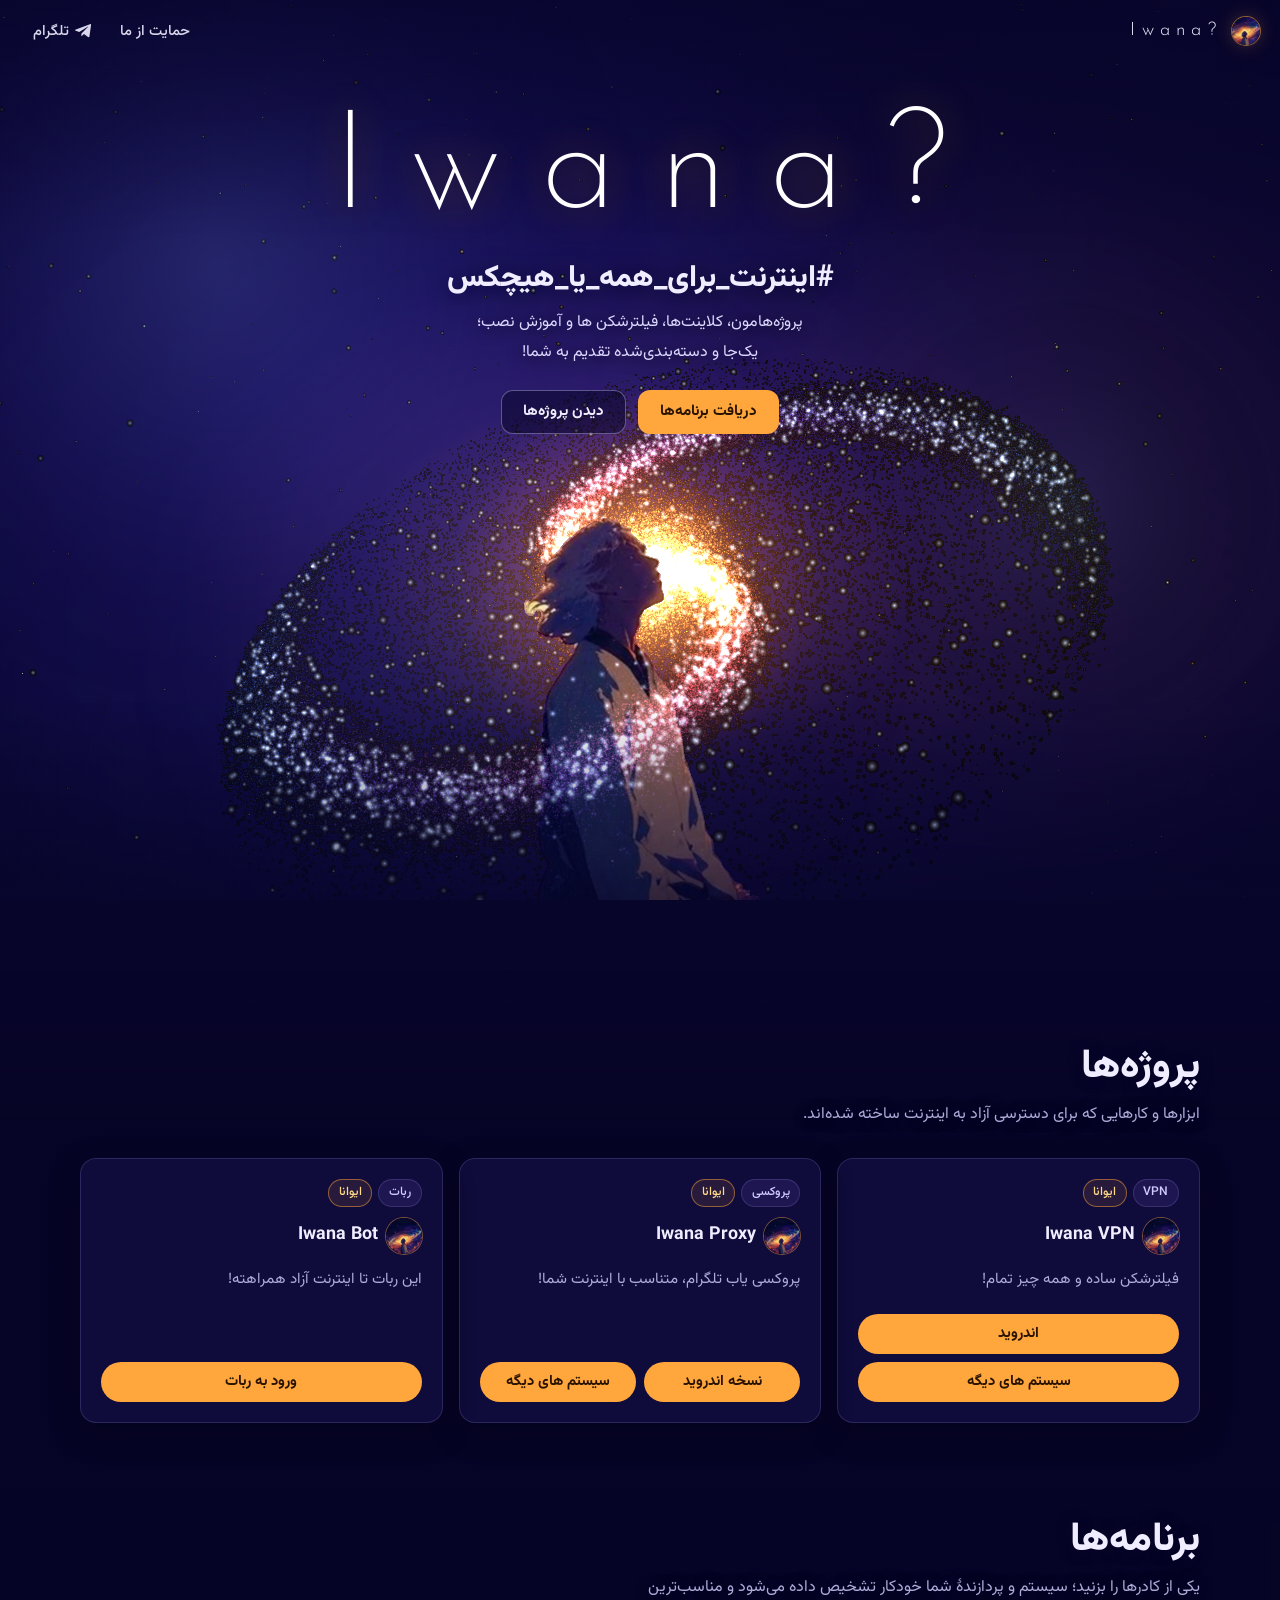
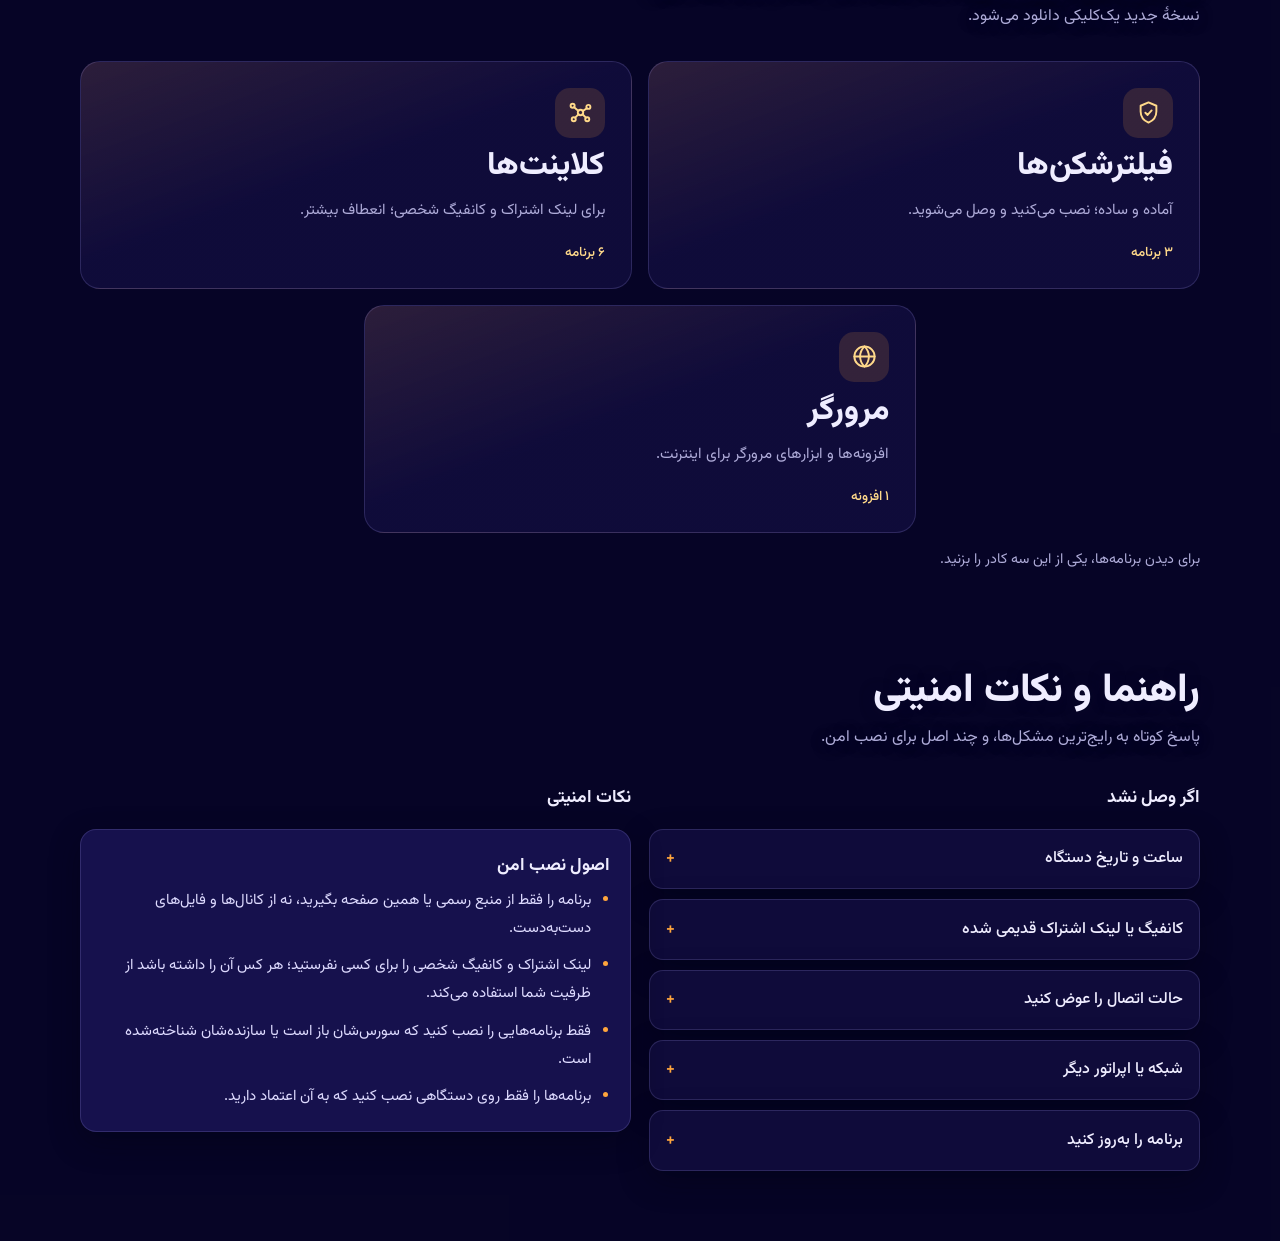
<file: docs/index.html>
<!doctype html>
<html lang="fa" dir="rtl">
<head>
<meta charset="utf-8">
<meta name="viewport" content="width=device-width, initial-scale=1, viewport-fit=cover">
<meta name="theme-color" content="#07052a">
<link rel="icon" href="assets/favicon.png" type="image/png">
<link rel="manifest" href="manifest.webmanifest">
<link rel="apple-touch-icon" href="assets/apple-touch-icon.png">
<!--SEO:START-->
<title>Iwana? | دانلود مستقیم کلاینت، فیلترشکن و افزونهٔ مرورگر برای اینترنت آزاد</title>
<meta name="description" content="Iwana؟ آخرین نسخهٔ کلاینت‌ها، فیلترشکن‌ها و افزونه‌های مرورگر را برای سیستم و پردازندهٔ شما پیدا می‌کند و مستقیم می‌دهد؛ با آموزش نصب و اتصال برای Android، iOS، Windows، macOS و Linux.">
<meta name="robots" content="index,follow,max-image-preview:large">
<link rel="canonical" href="https://Iwanian.github.io/">
<meta property="og:type" content="website">
<meta property="og:site_name" content="Iwana?">
<meta property="og:locale" content="fa_IR">
<meta property="og:title" content="Iwana? | دانلود مستقیم کلاینت، فیلترشکن و افزونهٔ مرورگر برای اینترنت آزاد">
<meta property="og:description" content="Iwana؟ آخرین نسخهٔ کلاینت‌ها، فیلترشکن‌ها و افزونه‌های مرورگر را برای سیستم و پردازندهٔ شما پیدا می‌کند و مستقیم می‌دهد؛ با آموزش نصب و اتصال برای Android، iOS، Windows، macOS و Linux.">
<meta property="og:url" content="https://Iwanian.github.io/">
<meta property="og:image" content="https://Iwanian.github.io/assets/og.jpg">
<meta property="og:image:width" content="1200">
<meta property="og:image:height" content="630">
<meta name="twitter:card" content="summary_large_image">
<meta name="twitter:title" content="Iwana? | دانلود مستقیم کلاینت، فیلترشکن و افزونهٔ مرورگر برای اینترنت آزاد">
<meta name="twitter:description" content="Iwana؟ آخرین نسخهٔ کلاینت‌ها، فیلترشکن‌ها و افزونه‌های مرورگر را برای سیستم و پردازندهٔ شما پیدا می‌کند و مستقیم می‌دهد؛ با آموزش نصب و اتصال برای Android، iOS، Windows، macOS و Linux.">
<meta name="twitter:image" content="https://Iwanian.github.io/assets/og.jpg">
<script type="application/ld+json">{"@context": "https://schema.org", "@type": "WebSite", "name": "Iwana?", "url": "https://Iwanian.github.io/", "inLanguage": "fa", "description": "Iwana؟ آخرین نسخهٔ کلاینت‌ها، فیلترشکن‌ها و افزونه‌های مرورگر را برای سیستم و پردازندهٔ شما پیدا می‌کند و مستقیم می‌دهد؛ با آموزش نصب و اتصال برای Android، iOS، Windows، macOS و Linux."}</script>
<!--SEO:END-->
</head>
<body>
<link rel="stylesheet" href="assets/fonts/fonts.css">
<script>document.documentElement.lang="fa";document.documentElement.dir="rtl";</script>
<style>
/* Layout: a fixed galaxy stage (rotating layer + still figure) behind scrolling sheets.
   Single dark look taken from the artwork: indigo night, ember-orange core, cold-blue arms. */
:root{
  --void:#07052a;          /* page ground, deep indigo */
  --sheet:rgba(7,5,36,.62);/* content sheets over the art */
  --panel:#0f0b3a;         /* cards */
  --panel-2:#16114d;
  --line:rgba(176,166,255,.18);
  --text:#efedff;
  --muted:#aeabd8;
  --ember:#ffa63d;         /* accent: the galaxy core */
  --ember-ink:#2a1300;
  --gold:#ffd98a;
  --arc:#7fb2ff;           /* cool arm blue: links + focus */
  --violet:#8a6dff;
  --ok:#7ee0b0;
  --f-body:"Vazirmatn",system-ui,"Segoe UI",Tahoma,sans-serif;
  --f-mark:"Josefin Sans","Helvetica Neue",Arial,sans-serif;
  --f-mono:"IBM Plex Mono",ui-monospace,Menlo,Consolas,monospace;
  --S:max(105vh,50vw);     /* side of the artwork square */
  color-scheme:dark;
}
@supports (height:100svh){:root{--S:max(105svh,50vw)}}
*,*::before,*::after{box-sizing:border-box}
html{scroll-behavior:smooth;scroll-padding-top:72px}
body{margin:0;background:var(--void);color:var(--text);font:400 1rem/1.85 var(--f-body);direction:rtl;-webkit-text-size-adjust:100%;overflow-x:hidden}
a{color:var(--arc);text-decoration-thickness:1px;text-underline-offset:.2em}
:focus-visible{outline:2px solid var(--arc);outline-offset:3px;border-radius:6px}
bdi,.ltr{unicode-bidi:isolate}
.ltr{direction:ltr;display:inline-block}
code{font-family:var(--f-mono);font-size:.86em;direction:ltr;unicode-bidi:isolate;background:rgba(138,109,255,.16);padding:.08em .4em;border-radius:5px;color:var(--gold)}

/* ---------- stage ---------- */
.stage{position:fixed;inset:0;z-index:0;overflow:hidden;background:radial-gradient(90% 70% at 50% 48%,#150e50 0,#0a0734 45%,var(--void) 100%);pointer-events:none}
#gl{position:absolute;inset:0;width:100%;height:100%;display:none}
.stage.gl #gl{display:block}
.stage.gl .art{display:none}
.art{position:absolute;width:var(--S);height:var(--S);left:50%;margin-left:calc(var(--S) / -2);top:calc(100% - var(--S))}
.galaxy{position:absolute;width:calc(var(--S) * 2.5);height:calc(var(--S) * 2.5);
  left:calc(var(--S) * (325 / 640) - var(--S) * 1.25);top:calc(var(--S) * (345 / 640) - var(--S) * 1.25);
  background:var(--void) url(assets/galaxy.webp) center/100% 100% no-repeat;will-change:transform}
.person{position:absolute;left:calc(var(--S) * 243 / 640);top:calc(var(--S) * 350 / 640);
  width:calc(var(--S) * 184.5 / 640);height:calc(var(--S) * 290 / 640);display:block;max-width:none}
.stage::after{content:"";position:absolute;inset:0;
  background:radial-gradient(120% 90% at 50% 55%,rgba(7,5,42,0) 45%,rgba(7,5,42,.55) 100%),
             linear-gradient(180deg,rgba(7,5,42,.55) 0,rgba(7,5,42,0) 26%,rgba(7,5,42,0) 78%,rgba(7,5,42,.6) 100%)}

/* ---------- header ---------- */
.top{position:fixed;inset-inline:0;top:env(safe-area-inset-top,0px);z-index:30;display:flex;align-items:center;justify-content:space-between;gap:16px;
  padding:12px 20px;transition:background .25s,border-color .25s;border-bottom:1px solid transparent}
.top.solid{background:rgba(7,5,38,.88);border-color:var(--line)}
.brand{display:flex;align-items:center;gap:10px;text-decoration:none;color:var(--text)}
.brand svg{width:36px;height:36px;flex:none}
.brand b{font:300 1.15rem/1 var(--f-mark);letter-spacing:.34em;direction:ltr;padding-left:.34em}
.nav{display:flex;gap:4px}.tg-link{display:inline-flex;align-items:center;gap:6px}.tg-link svg{flex:none}
.nav a{color:var(--text);text-decoration:none;padding:.35rem .8rem;border-radius:999px;font-size:.92rem;font-weight:500;opacity:.9}
.nav a:hover{background:rgba(138,109,255,.2);opacity:1}

/* ---------- hero ---------- */
main{position:relative;z-index:1}
#boot{position:fixed;inset:0;z-index:9999;overflow:hidden;background:radial-gradient(120% 90% at 50% 100%,#1a1160 0,#0a0734 55%,#05031f 100%);transition:opacity .7s ease,visibility .7s;display:block}
#boot.done{opacity:0;visibility:hidden;pointer-events:none}
#boot .bs{position:absolute;width:2px;height:2px;border-radius:50%;background:#fff;opacity:.7;animation:bt 2.6s ease-in-out infinite}
@keyframes bt{50%{opacity:.15}}
#boot .pad{position:absolute;left:50%;bottom:0;width:min(520px,90vw);height:14vh;transform:translateX(-50%);background:radial-gradient(60% 100% at 50% 100%,rgba(255,166,61,.35),rgba(255,166,61,0) 70%)}
#boot .gnd{position:absolute;left:0;right:0;bottom:0;height:9vh;background:linear-gradient(180deg,#0d0a3d,#05031f);border-top:1px solid rgba(176,166,255,.25)}
#boot .tower{position:absolute;left:calc(50% + 46px);bottom:9vh;width:10px;height:150px;background:repeating-linear-gradient(180deg,#2b2780 0 6px,#17135a 6px 12px);border-radius:2px;opacity:.9}
#boot .tower::after{content:"";position:absolute;left:-34px;top:40px;width:34px;height:6px;background:#2b2780;border-radius:2px;transform-origin:right;animation:arm .9s .5s ease forwards}
@keyframes arm{to{transform:rotate(-70deg);opacity:0}}
#boot .rocket{position:absolute;left:50%;bottom:calc(9vh - 14px);width:84px;margin-left:-42px;will-change:transform}
#boot .rocket svg{display:block;width:84px;height:auto;overflow:visible}
#boot.go .rocket{animation:rise 1.9s cubic-bezier(.45,0,.85,.45) forwards}
@keyframes rise{0%{transform:translateY(0)}10%{transform:translateY(-3px) translateX(-1px)}14%{transform:translateY(-5px) translateX(1px)}100%{transform:translateY(calc(-100vh - 300px))}}
#boot .flame{transform-origin:50% 0;animation:fl .12s infinite alternate}
@keyframes fl{from{transform:scaleY(.82) scaleX(.95)}to{transform:scaleY(1.12) scaleX(1.05)}}
#boot .flamebox{opacity:0;transition:opacity .4s}
#boot.ign .flamebox,#boot.go .flamebox{opacity:1}
#boot .puff{position:absolute;bottom:calc(9vh - 14px);left:50%;width:46px;height:46px;margin-left:-23px;border-radius:50%;background:radial-gradient(circle,rgba(255,255,255,.55),rgba(190,180,255,.25) 60%,rgba(190,180,255,0));filter:blur(4px);opacity:0}
#boot.ign .puff,#boot.go .puff{animation:pf 1.8s ease-out forwards}
#boot .puff:nth-of-type(odd){--dx:-1}#boot .puff:nth-of-type(even){--dx:1}
@keyframes pf{0%{opacity:0;transform:translate(0,0) scale(.5)}20%{opacity:.9}100%{opacity:0;transform:translate(calc(var(--dx) * var(--x)),-26px) scale(3.2)}}
#boot .trail{position:absolute;left:50%;bottom:calc(9vh + 10px);width:10px;margin-left:-5px;height:0;border-radius:6px;background:linear-gradient(180deg,rgba(255,200,120,0),rgba(255,166,61,.55) 40%,rgba(255,255,255,.7));filter:blur(3px);opacity:0}
#boot.go .trail{animation:tr 1.9s cubic-bezier(.45,0,.85,.45) forwards}
@keyframes tr{0%{height:0;opacity:0}16%{opacity:.9;height:60px}100%{height:calc(100vh + 200px);opacity:0;transform:translateY(calc(-100vh - 200px))}}
#boot .word{direction:ltr;position:absolute;left:0;right:0;top:42%;text-align:center;font:300 clamp(1.4rem,4vw,2.2rem)/1 var(--f-mark,sans-serif);letter-spacing:.5em;color:#fff;opacity:0;transition:opacity 1s}
#boot.ign .word{opacity:.85}
html.booting{overflow:hidden}
@media (prefers-reduced-motion:reduce){#boot.go .rocket,#boot.go .trail{animation-duration:.01s}#boot .flame,#boot .bs{animation:none}}

html,body{overflow-x:clip}
.hero{min-height:calc(100vh + 70px);min-height:calc(100svh + 70px);padding:104px 20px 24px;display:flex;flex-direction:column;align-items:center;text-align:center;position:relative}
.wordmark{margin:0;font:200 clamp(3.2rem,12.5vw,8.6rem)/1 var(--f-mark);letter-spacing:.3em;padding-left:.3em;direction:ltr;color:#fff;
  text-shadow:0 0 38px rgba(255,166,61,.4),0 2px 24px rgba(7,5,42,.8)}
.hero-line{margin:.9rem 0 0;font-weight:800;font-size:clamp(1.25rem,3.4vw,1.9rem);line-height:1.5;text-shadow:0 2px 20px rgba(7,5,42,.9)}
.hero-sub{margin:.4rem 0 0;color:#dcd8ff;max-width:38ch;text-shadow:0 2px 16px rgba(7,5,42,.95)}
.hero-cta{display:flex;flex-wrap:wrap;gap:12px;justify-content:center;margin-top:1.4rem}
.scroll-hint{position:absolute;inset-inline-start:20px;bottom:18px;margin:0;font-size:.82rem;color:#d4d0ff;display:flex;align-items:center;gap:10px;text-shadow:0 1px 12px rgba(7,5,42,.9)}
.scroll-hint::before{content:"";width:1px;height:34px;background:linear-gradient(180deg,rgba(255,217,138,0),var(--gold))}
.btn{display:inline-flex;align-items:center;justify-content:center;gap:.5rem;min-height:44px;padding:.55rem 1.3rem;border-radius:12px;font:700 .95rem/1.3 var(--f-body);text-decoration:none;cursor:pointer;border:1px solid transparent;transition:transform .15s,background .2s,border-color .2s}
.btn:active{transform:translateY(1px)}
.btn-primary{background:var(--ember);color:var(--ember-ink)}
.btn-primary:hover{background:var(--gold)}
.btn-ghost{background:rgba(10,7,44,.55);color:var(--text);border-color:rgba(200,192,255,.4)}
.btn-ghost:hover{border-color:var(--gold);color:var(--gold)}
.btn-line{background:transparent;color:var(--text);border-color:var(--line);min-height:40px;padding:.4rem 1rem;font-weight:500;font-size:.9rem}
.btn-line:hover{border-color:var(--arc);color:var(--arc)}
.btn[aria-disabled="true"]{opacity:.45;pointer-events:none}

/* ---------- sheets ---------- */
.sheet{background:linear-gradient(180deg,rgba(7,5,38,0) 0,var(--sheet) 150px);padding:70px 20px}
.sheet .card,.sheet .guide,.sheet .rules,.sheet .acc details{box-shadow:0 10px 30px rgba(3,2,20,.45)}
.sheet + .sheet{background:var(--sheet);padding-top:20px}
.wrap{max-width:1120px;margin:0 auto}
.sec-head{display:flex;flex-direction:column;gap:.35rem;margin-bottom:1.8rem;max-width:62ch}
.sec-head h2,.sec-head p{text-shadow:0 1px 14px rgba(7,5,42,.95)}
.sec-head h2{margin:0;font-weight:800;font-size:clamp(1.7rem,4.2vw,2.5rem);line-height:1.35;text-wrap:balance}
.sec-head p{margin:0;color:var(--muted)}

/* projects */
.grid{display:grid;gap:16px;grid-template-columns:repeat(auto-fill,minmax(min(100%,300px),1fr))}
.card{display:flex;flex-direction:column;gap:.7rem;min-width:0;padding:20px;border-radius:16px;background:var(--panel);border:1px solid var(--line)}
.card h3{margin:0;font-size:1.12rem;font-weight:700;line-height:1.5}
.card p{margin:0;color:var(--muted);font-size:.95rem}
.tags{display:flex;flex-wrap:wrap;gap:6px}
.tag{font-size:.76rem;font-weight:500;padding:.1rem .6rem;border-radius:999px;border:1px solid var(--line);color:#cfcbff;background:rgba(138,109,255,.12)}
.tag.sample{border-color:rgba(255,166,61,.5);color:var(--gold);background:rgba(255,166,61,.1)}
.card .actions{margin-top:auto;display:flex;flex-wrap:wrap;gap:8px;padding-top:.6rem}

/* apps */
.tabs{display:flex;flex-wrap:wrap;gap:8px;margin-bottom:22px}
.tab{font:500 .95rem/1 var(--f-body);color:var(--text);background:rgba(15,11,58,.8);border:1px solid var(--line);border-radius:12px;min-height:44px;padding:.5rem 1.1rem;cursor:pointer;display:inline-flex;align-items:center;gap:.55rem}
.tab:hover{border-color:var(--arc)}
.tab[aria-selected="true"]{background:var(--ember);border-color:var(--ember);color:var(--ember-ink);font-weight:700}
.tab small{font-size:.74rem;opacity:.7;font-weight:500;font-variant-numeric:tabular-nums}
.detect{margin:-10px 0 18px;font-size:.85rem;color:var(--ok)}
.os-layout{display:grid;gap:22px;grid-template-columns:minmax(0,340px) minmax(0,1fr);align-items:start}
.guide{background:var(--panel-2);border:1px solid var(--line);border-radius:16px;padding:20px;position:sticky;top:84px}
.guide h3{margin:0 0 .6rem;font-size:1.05rem}
.steps{margin:0;padding-inline-start:1.5rem;list-style:persian;display:grid;gap:.55rem;color:#dedbff;font-size:.94rem}
.steps li::marker{color:var(--ember);font-weight:700}
.note{margin:.9rem 0 0;padding:.65rem .8rem;border-radius:10px;background:rgba(127,178,255,.1);border:1px solid rgba(127,178,255,.28);font-size:.86rem;color:#cfe0ff}
[hidden]{display:none!important}
.picks{display:grid;grid-template-columns:repeat(2,minmax(0,1fr));gap:16px;scroll-margin-top:84px}
.pick{display:flex;flex-direction:column;align-items:flex-start;gap:.55rem;text-align:start;min-width:0;padding:26px 26px 22px;border-radius:20px;border:1px solid var(--line);color:var(--text);font:inherit;cursor:pointer;
  background:linear-gradient(160deg,rgba(255,166,61,.12) 0,rgba(15,11,58,.94) 48%),var(--panel);transition:border-color .2s,box-shadow .2s,background .2s}
.pick:hover{border-color:var(--gold)}
.pick[aria-pressed="true"]{border-color:var(--ember);box-shadow:0 0 0 1px var(--ember),0 18px 50px rgba(255,166,61,.2);background:linear-gradient(160deg,rgba(255,166,61,.26) 0,var(--panel-2) 58%)}
.pick-ic{width:50px;height:50px;display:grid;place-items:center;border-radius:15px;background:rgba(255,166,61,.15);color:var(--gold)}
.pick-ic svg{width:27px;height:27px}
.pick-t{font-size:clamp(1.45rem,3.4vw,2rem);font-weight:800;line-height:1.3}
.pick-d{color:var(--muted);font-size:.95rem;line-height:1.8}
.pick-n{margin-top:auto;padding-top:.5rem;font-size:.84rem;color:var(--gold);font-weight:500}
.pick-hint{margin:14px 0 0;color:var(--muted);font-size:.9rem}
/* three boxes: two on top, the third centred below at the same width */
.picks{grid-template-columns:repeat(2,minmax(0,1fr))}
.picks .pick:nth-child(3){grid-column:1/-1;justify-self:center;width:calc(50% - 8px)}
.brand .logo{width:28px;height:28px;border-radius:50%;object-fit:cover;box-shadow:0 0 0 1px rgba(255,166,61,.55),0 0 18px rgba(255,166,61,.25);flex:none}
.dl{display:flex;flex-wrap:wrap;gap:8px;align-items:center;margin-top:12px}
.ltr-num{unicode-bidi:plaintext}
.with-ico{display:flex;align-items:center;gap:8px;flex-wrap:nowrap;margin:0 0 6px;padding:0}
.with-ico .name{min-width:0;overflow:hidden;text-overflow:ellipsis;white-space:nowrap}
.with-ico span{line-height:1.2}
.who{display:flex;align-items:center;gap:8px;min-width:0;flex:1 1 auto;color:inherit;text-decoration:none}
a.who:hover .name{text-decoration:underline;text-underline-offset:4px}
.guide-link{color:var(--arc,#8aa8ff);font-weight:600}
.ico{width:36px;height:36px;border-radius:50%;object-fit:cover;flex:none;box-shadow:0 0 0 1px rgba(255,166,61,.45)}
.dl{display:flex;flex-wrap:wrap;gap:8px;align-items:center}
.dl-main{font-weight:700;text-align:center}
.dl .btn,.card .actions .btn{width:auto;min-height:40px;padding:.45rem 1.25rem;border-radius:999px;font-size:.92rem;max-width:100%;text-align:center}
.dl[data-fill="1"] .btn,.card .actions[data-fill="1"] .btn{width:100%;flex:1 1 auto}
.card .upd{margin:.1rem 0 0;font-size:.78rem;color:var(--muted)}
.dl-meta{display:flex;flex-wrap:wrap;gap:4px 10px;align-items:center;font-size:.8rem;color:var(--muted)}
.dl-file{direction:ltr;unicode-bidi:isolate;font-family:var(--f-mono);font-size:.74rem;overflow-wrap:anywhere}
.dl-load,.dl-none{margin:0;font-size:.88rem;color:var(--muted)}
.dl-alt,.dl-more{background:none;border:0;padding:.35rem 0;color:var(--arc);font:500 .86rem/1.5 var(--f-body);cursor:pointer;text-align:start;text-decoration:underline;text-underline-offset:3px}
.dl-alt:hover,.dl-more:hover{color:var(--gold)}
.how-os h4{margin:.8rem 0 .4rem;font-size:.95rem}
.dlg{width:min(92vw,520px);max-height:88vh;overflow:auto;padding:0;border:1px solid var(--line);border-radius:18px;background:var(--panel-2);color:var(--text);box-shadow:0 30px 90px rgba(0,0,0,.6)}
.dlg::backdrop{background:rgba(3,2,20,.72);backdrop-filter:blur(3px)}
.dlg-in{display:grid;gap:14px;padding:22px}
.dlg-in h3{margin:0;font-size:1.1rem}
.fld{display:grid;gap:6px}
.fld label{font-size:.86rem;color:#d8d5ff}
.fld select{width:100%;min-height:44px;padding:.5rem .8rem;border-radius:11px;border:1px solid var(--line);background:var(--void);color:var(--text);font:inherit}
.dlg-hint{margin:-4px 0 0;font-size:.82rem;color:var(--muted)}
.dlg-res{padding:14px;border:1px dashed var(--line);border-radius:14px;margin-top:0}
.dlg-act{display:flex;gap:10px;flex-wrap:wrap}
.detect{display:flex;flex-wrap:wrap;align-items:center;gap:10px 14px;margin:0 0 18px}
.detect .alt{min-height:40px;padding:.4rem 1rem;font-size:.9rem}
.dlg-list{display:grid;gap:10px}
.dlg-row{padding:12px;border:1px dashed var(--line);border-radius:14px}
.dlg-row b{font-weight:700}
.dlg-row .dl{margin-top:8px}
@media (max-width:820px){.picks .pick:nth-child(3){width:100%}}
.apps-panel{margin-top:26px;scroll-margin-top:84px}
.btns{display:grid;gap:8px}
.btns .btn{min-width:0;min-height:44px;padding:.5rem .8rem;font-size:.92rem;text-align:center;overflow-wrap:anywhere}
.btns .btn-line{font-weight:700}
@media (max-width:820px){.picks{grid-template-columns:minmax(0,1fr)}.pick{padding:20px}}
.apps{display:grid;gap:14px;grid-template-columns:repeat(auto-fill,minmax(min(100%,290px),1fr))}
.app h3{display:flex;align-items:center;justify-content:flex-start;gap:8px;min-height:36px;margin:0 0 8px}
.app h3 .name{font:500 1.15rem/1.2 var(--f-mark);letter-spacing:.02em;direction:ltr;unicode-bidi:isolate;text-align:right}
.app .kind{flex:none;line-height:1.2;font-size:.76rem;color:var(--gold);font-weight:500;white-space:nowrap}
.meta{font-size:.82rem;color:var(--muted)}
.hash{display:flex;align-items:center;gap:8px;min-width:0;font-size:.74rem;color:var(--muted)}
.hash code{flex:1;min-width:0;overflow:hidden;text-overflow:ellipsis;white-space:nowrap;background:rgba(0,0,0,.28)}
.hash button{flex:none;font:500 .76rem var(--f-body);color:var(--arc);background:none;border:1px solid var(--line);border-radius:8px;padding:.2rem .6rem;cursor:pointer;min-height:30px}
details.how{border-top:1px solid var(--line);padding-top:.6rem}
details.how summary{cursor:pointer;font-weight:500;font-size:.92rem;color:var(--arc);list-style:none;display:flex;align-items:center;gap:.4rem}
details.how summary::-webkit-details-marker{display:none}
details.how summary::before{content:"+";display:inline-grid;place-items:center;width:20px;height:20px;border:1px solid var(--line);border-radius:6px;font-size:.9rem;line-height:1}
details.how[open] summary::before{content:"−"}
details.how .steps{margin-top:.7rem;font-size:.9rem}
.empty{padding:26px;border:1px dashed var(--line);border-radius:16px;color:var(--muted)}

/* guides */
.cols{display:grid;gap:18px;grid-template-columns:repeat(auto-fit,minmax(min(100%,420px),1fr))}
.acc{display:grid;gap:10px;align-content:start}
.acc h3,.rules h3{margin:0 0 .3rem;font-size:1.1rem}
.acc details{background:var(--panel);border:1px solid var(--line);border-radius:14px;padding:.2rem 1rem}
.acc summary{cursor:pointer;font-weight:500;padding:.7rem 0;list-style:none;display:flex;justify-content:space-between;gap:12px}
.acc summary::-webkit-details-marker{display:none}
.acc summary::after{content:"+";color:var(--ember);font-weight:700}
.acc details[open] summary::after{content:"−"}
.acc details > div{padding:0 0 .9rem;color:#dedbff;font-size:.94rem}
.acc details p{margin:.2rem 0 .5rem}
.rules{background:var(--panel-2);border:1px solid var(--line);border-radius:16px;padding:20px;align-self:start}
.rules ul{margin:0;padding-inline-start:1.2rem;display:grid;gap:.6rem;color:#dedbff;font-size:.94rem}
.rules li::marker{color:var(--ember)}
footer{background:rgba(5,4,28,.94);padding:34px 20px calc(34px + env(safe-area-inset-bottom,0px));border-top:1px solid var(--line)}
footer .wrap{display:flex;flex-wrap:wrap;gap:12px 28px;justify-content:space-between;align-items:center;color:var(--muted);font-size:.86rem}
footer .brand b{font-size:1rem}

@media (max-width:820px){
  .os-layout{grid-template-columns:minmax(0,1fr)}
  .guide{position:static}
  .nav a{padding:.3rem .55rem;font-size:.86rem}
  .top{padding:10px 14px}
  .sheet{padding:56px 16px}
  .hero{padding-inline:16px}
}
@media (max-width:420px){.brand b{display:none}}
@media (prefers-reduced-motion:reduce){html{scroll-behavior:auto}*{transition:none!important}}
</style>

<div class="stage" aria-hidden="true">
  <canvas id="gl"></canvas>
  <div class="art">
    <div class="galaxy" id="galaxy"></div>
    <img class="person" src="assets/person.png" alt="" width="369" height="580" decoding="async">
  </div>
</div>

<div id="boot" aria-hidden="true">
  <i class="bs" style="left:8%;top:12%"></i><i class="bs" style="left:22%;top:30%;animation-delay:.6s"></i><i class="bs" style="left:35%;top:8%;animation-delay:1.1s"></i><i class="bs" style="left:51%;top:20%"></i><i class="bs" style="left:63%;top:36%;animation-delay:.3s"></i><i class="bs" style="left:77%;top:10%;animation-delay:.9s"></i><i class="bs" style="left:90%;top:26%;animation-delay:1.5s"></i><i class="bs" style="left:15%;top:55%;animation-delay:.4s"></i><i class="bs" style="left:84%;top:58%;animation-delay:1.2s"></i><i class="bs" style="left:44%;top:62%;animation-delay:.8s"></i>
  <div class="word">I w a n a ?</div>
  <div class="pad"></div><div class="gnd"></div><div class="tower"></div>
  <i class="puff" style="--x:70px"></i><i class="puff" style="--x:120px;animation-delay:.15s"></i><i class="puff" style="--x:95px;animation-delay:.3s"></i><i class="puff" style="--x:150px;animation-delay:.45s"></i>
  <div class="trail"></div>
  <div class="rocket"><svg viewBox="0 0 80 190" aria-hidden="true">
    <defs>
      <linearGradient id="rb" x1="0" x2="1"><stop offset="0" stop-color="#9c98e6"/><stop offset=".35" stop-color="#ffffff"/><stop offset=".7" stop-color="#e4e2ff"/><stop offset="1" stop-color="#8d89d8"/></linearGradient>
      <linearGradient id="rn" x1="0" x2="1"><stop offset="0" stop-color="#ff7a2f"/><stop offset=".45" stop-color="#ffd27a"/><stop offset="1" stop-color="#ff7a2f"/></linearGradient>
      <linearGradient id="rf" x1="0" y1="0" x2="0" y2="1"><stop offset="0" stop-color="#ffffff"/><stop offset=".25" stop-color="#ffd27a"/><stop offset=".6" stop-color="#ff8a2b"/><stop offset="1" stop-color="#ff5a1f" stop-opacity="0"/></linearGradient>
      <radialGradient id="rg" cx=".5" cy=".5" r=".5"><stop offset="0" stop-color="#ffb347" stop-opacity=".8"/><stop offset="1" stop-color="#ffb347" stop-opacity="0"/></radialGradient>
    </defs>
    <g class="flamebox"><ellipse cx="40" cy="146" rx="26" ry="26" fill="url(#rg)"/><path class="flame" d="M29 136 Q40 200 51 136 Z" fill="url(#rf)"/><path class="flame" d="M34 136 Q40 176 46 136 Z" fill="#fff" opacity=".9"/></g>
    <path d="M24 98 C10 112 5 132 5 156 L25 134 Z" fill="#ff6a2a"/><path d="M56 98 C70 112 75 132 75 156 L55 134 Z" fill="#ff6a2a"/>
    <path d="M36 118 L40 160 L44 118 Z" fill="#d9531f"/>
    <path d="M40 3 C59 30 63 72 61 134 L19 134 C17 72 21 30 40 3 Z" fill="url(#rb)"/>
    <path d="M40 3 C49 14 54 27 56 42 L24 42 C26 27 31 14 40 3 Z" fill="url(#rn)"/>
    <rect x="19.5" y="112" width="41" height="5" fill="#ff7a2f"/><rect x="19.2" y="121" width="41.6" height="2.5" fill="#8a6dff" opacity=".7"/>
    <circle cx="40" cy="78" r="12.5" fill="#2b2780"/><circle cx="40" cy="78" r="9.5" fill="#0e1a5c"/><path d="M33 74 a8 8 0 0 1 8 -5" stroke="#9fc2ff" stroke-width="2.4" fill="none" stroke-linecap="round"/><circle cx="44" cy="83" r="1.6" fill="#7fa7ff" opacity=".8"/>
    <path d="M28 134 h24 l-4 9 h-16 z" fill="#3a328f"/><path d="M31 143 h18" stroke="#17135a" stroke-width="2"/>
  </svg></div>
</div>
<noscript><style>#boot{display:none}html.booting{overflow:auto}</style></noscript>
<script>(function(){
  var b=document.getElementById('boot'),h=document.documentElement;if(!b)return;
  h.classList.add('booting');
  var calm=window.matchMedia&&matchMedia('(prefers-reduced-motion: reduce)').matches,t0=Date.now(),loaded=document.readyState==='complete',flown=false,closed=false;
  function close(){if(closed)return;closed=true;b.classList.add('done');h.classList.remove('booting');setTimeout(function(){if(b.parentNode)b.parentNode.removeChild(b)},900)}
  function check(){if(flown&&loaded)close()}
  if(!loaded)window.addEventListener('load',function(){loaded=true;check()});
  setTimeout(function(){b.classList.add('ign')},calm?0:100);
  setTimeout(function(){b.classList.add('go')},calm?60:550);
  setTimeout(function(){flown=true;check()},calm?300:2350);
  setTimeout(close,6000);
})();</script>
<header class="top" id="top">
  <a class="brand" href="#" aria-label="Iwana">
    <img class="logo" width="28" height="28" src="[data-uri]" alt="">
    <b>Iwana?</b>
  </a>
  <nav class="nav" aria-label="منو">
    <a href="support.html" class="nav-support">حمایت از ما</a>
    <a href="tg://resolve?domain=I_w_a_n_a" id="tgLink" class="tg-link" aria-label="کانال تلگرام"><svg width="16" height="16" viewBox="0 0 24 24" aria-hidden="true" fill="currentColor"><path d="M9.8 15.6l-.4 4.2c.6 0 .9-.3 1.2-.6l2.9-2.7 6 4.4c1.1.6 1.9.3 2.2-1L24 3.6c.4-1.6-.6-2.2-1.6-1.8L1.3 9.9c-1.5.6-1.5 1.4-.3 1.8l5.4 1.7L19 5.5c.6-.4 1.2-.2.7.2z"/></svg><span>تلگرام</span></a>
  </nav>
</header>
<script>(function(){var a=document.getElementById('tgLink');if(!a)return;a.addEventListener('click',function(e){e.preventDefault();var t=false;function h(){t=true}window.addEventListener('blur',h,{once:true});document.addEventListener('visibilitychange',h,{once:true});location.href='tg://resolve?domain=I_w_a_n_a';setTimeout(function(){if(!t&&!document.hidden)window.open('https://t.me/I_w_a_n_a','_blank','noopener')},1600)})})();</script>

<main>
  <section class="hero" aria-labelledby="h1">
    <h1 class="wordmark" id="h1">Iwana?</h1>
    <p class="hero-line">#اینترنت_برای_همه_یا_هیچکس</p>
    <p class="hero-sub">پروژه‌هامون، کلاینت‌ها، فیلترشکن ها و آموزش نصب؛ یک‌جا و دسته‌بندی‌شده تقدیم به شما!</p>
    <div class="hero-cta">
      <a class="btn btn-primary" href="#apps">دریافت برنامه‌ها</a>
      <a class="btn btn-ghost" href="#projects">دیدن پروژه‌ها</a>
    </div>
  </section>

  <section class="sheet" id="projects" aria-labelledby="t-projects">
    <div class="wrap">
      <div class="sec-head">
        <h2 id="t-projects">پروژه‌ها</h2>
        <p>ابزارها و کارهایی که برای دسترسی آزاد به اینترنت ساخته شده‌اند.</p>
      </div>
      <div class="grid" id="projectGrid"></div>
    </div>
  </section>

  <section class="sheet" id="apps" aria-labelledby="t-apps">
    <div class="wrap">
      <div class="sec-head">
        <h2 id="t-apps">برنامه‌ها</h2>
        <p>یکی از کادرها را بزنید؛ سیستم و پردازندهٔ شما خودکار تشخیص داده می‌شود و مناسب‌ترین نسخهٔ جدید یک‌کلیکی دانلود می‌شود.</p>
      </div>
      <div class="picks" id="picks" role="group" aria-label="دسته"></div>
      <p class="pick-hint" id="pickHint">برای دیدن برنامه‌ها، یکی از این سه کادر را بزنید.</p>
      <div class="apps-panel" id="appsPanel" hidden>
        <div class="detect" id="detect" hidden><span id="detectTxt"></span> <button type="button" class="btn btn-primary alt" id="altBtn">دانلود برای سیستم دیگر</button> <button type="button" class="dl-alt" id="resetBtn" hidden>برگشت به سیستم من</button></div>
        <div class="apps" id="appGrid" aria-live="polite"></div>
      </div>
      <dialog class="dlg" id="dlg" aria-labelledby="dlgT"></dialog>
    </div>
  </section>

  <section class="sheet" id="guides" aria-labelledby="t-guides">
    <div class="wrap">
      <div class="sec-head">
        <h2 id="t-guides">راهنما و نکات امنیتی</h2>
        <p>پاسخ کوتاه به رایج‌ترین مشکل‌ها، و چند اصل برای نصب امن.</p>
      </div>
      <div class="cols">
        <div class="acc">
          <h3>اگر وصل نشد</h3>
          <details><summary>ساعت و تاریخ دستگاه</summary><div><p>پروتکل‌هایی مثل VMess به ساعت دقیق وابسته‌اند. اختلاف چند دقیقه‌ای بین دستگاه و سرور باعث قطعی می‌شود. تنظیم خودکار تاریخ و ساعت را روشن کنید.</p></div></details>
          <details><summary>کانفیگ یا لینک اشتراک قدیمی شده</summary><div><p>کانفیگ‌ها با فیلتر شدن تغییر می‌کنند. لینک اشتراک را در برنامه به‌روزرسانی کنید یا کانفیگ تازه از ارائه‌دهنده‌تان بگیرید.</p></div></details>
          <details><summary>حالت اتصال را عوض کنید</summary><div><p>بین «پراکسی سیستم» و «VPN/TUN» جابه‌جا شوید. بعضی برنامه‌ها فقط در یکی از این دو حالت روی شبکهٔ شما کار می‌کنند.</p></div></details>
          <details><summary>شبکه یا اپراتور دیگر</summary><div><p>یک کانفیگ ممکن است روی اینترنت خانگی کار کند و روی سیم‌کارت نه. همان کانفیگ را روی شبکهٔ دیگر امتحان کنید تا مشکل از کانفیگ است یا از شبکه.</p></div></details>
          <details><summary>برنامه را به‌روز کنید</summary><div><p>نسخه‌های قدیمی هستهٔ برنامه ممکن است پروتکل‌های جدید را نشناسند. آخرین نسخه را از منبع رسمی بگیرید.</p></div></details>
        </div>
        <div class="acc">
          <h3>نکات امنیتی</h3>
          <div class="rules">
            <h3>اصول نصب امن</h3>
            <ul>
              <li>برنامه را فقط از منبع رسمی یا همین صفحه بگیرید، نه از کانال‌ها و فایل‌های دست‌به‌دست.</li>
              <li>لینک اشتراک و کانفیگ شخصی را برای کسی نفرستید؛ هر کس آن را داشته باشد از ظرفیت شما استفاده می‌کند.</li>
              <li>فقط برنامه‌هایی را نصب کنید که سورس‌شان باز است یا سازنده‌شان شناخته‌شده است.</li>
              <li>برنامه‌ها را فقط روی دستگاهی نصب کنید که به آن اعتماد دارید.</li>
            </ul>
          </div>
        </div>
      </div>
    </div>
  </section>
</main>
<script>if('serviceWorker' in navigator&&location.protocol==='https:'){window.addEventListener('load',function(){navigator.serviceWorker.register('sw.js').catch(function(){});});}</script>

<script src="assets/three.min.js"></script>
<script>
/* Content (projects and apps) lives in data/content.json.
   DEFAULT_CONTENT below is a copy used only when that file cannot be fetched. */
/*CONTENT:START*/
var DEFAULT_CONTENT = {"rev": 1, "sections": [{"id": "vpn", "title": "فیلترشکن‌ها", "desc": "آماده و ساده؛ نصب می‌کنید و وصل می‌شوید."}, {"id": "client", "title": "کلاینت‌ها", "desc": "برای لینک اشتراک و کانفیگ شخصی؛ انعطاف بیشتر."}, {"id": "browser", "title": "مرورگر", "desc": "افزونه‌ها و ابزارهای مرورگر؛ نسخهٔ مرورگر شما خودکار تشخیص داده می‌شود."}], "projects": [{"title": "راهنمای گام‌به‌گام اتصال", "tags": ["آموزش"], "sample": true, "desc": "آموزش متنی و تصویری نصب و اتصال برای هر سیستم‌عامل، با زبان ساده.", "links": [], "id": "p1", "icon": ""}, {"title": "مخزن کانفیگ‌های آزمایش‌شده", "tags": ["ابزار", "کانفیگ"], "sample": true, "desc": "فهرستی از پیکربندی‌های تست‌شده که به‌طور مرتب بررسی و به‌روز می‌شوند.", "links": [], "id": "p2", "icon": ""}, {"title": "ابزار بررسی سلامت اتصال", "tags": ["ابزار"], "sample": true, "desc": "تشخیص سریع اینکه مشکل از کانفیگ، شبکه یا برنامه است.", "links": [], "id": "p3", "icon": ""}], "apps": [{"id": "hiddify", "name": "Hiddify", "kind": "کلاینت چندپروتکلی", "desc": "کلاینت متن‌باز با رابط ساده و پشتیبانی از لینک اشتراک؛ مناسب شروع.", "steps": ["برنامه را باز کنید و دسترسی VPN را بپذیرید.", "گزینهٔ افزودن پروفایل را بزنید و لینک اشتراک را از کلیپ‌بورد بچسبانید یا QR را اسکن کنید.", "پروفایل را انتخاب و دکمهٔ اتصال را بزنید.", "اگر وصل نشد، حالت اتصال (پراکسی یا VPN) را عوض کنید."], "category": "client", "links": [{"url": "https://github.com/hiddify/hiddify-app/releases", "file": "", "os": ""}, {"url": "https://hiddify.com", "file": "", "os": "ios"}], "icon": ""}, {"id": "v2rayng", "name": "v2rayNG", "kind": "کلاینت Xray/V2Ray", "desc": "کلاینت پرکاربرد و سبک برای Android با هستهٔ Xray.", "steps": ["دکمهٔ + بالای صفحه را بزنید.", "«Import config from Clipboard» را انتخاب کنید، یا QR را اسکن کنید.", "کانفیگ واردشده را انتخاب و دکمهٔ شروع پایین صفحه را بزنید.", "با گزینهٔ تست تأخیر اتصال را بسنجید."], "category": "client", "links": [{"url": "https://github.com/2dust/v2rayNG/releases", "file": "", "os": "android"}], "icon": ""}, {"id": "v2rayn", "name": "v2rayN", "kind": "کلاینت Xray/sing-box", "desc": "کلاینت قدرتمند Windows با مدیریت اشتراک و حالت TUN.", "steps": ["از منوی Servers گزینهٔ «Import bulk URL from clipboard» را بزنید.", "سرور را انتخاب و فعال کنید.", "در نوار پایین، System proxy را روی «Set system proxy» بگذارید.", "برای حالت VPN، Enable Tun را روشن کنید (نیاز به اجرا با دسترسی ادمین)."], "category": "client", "links": [{"url": "https://github.com/2dust/v2rayN/releases", "file": "", "os": "windows"}], "icon": ""}, {"id": "clashverge", "name": "Clash Verge Rev", "kind": "کلاینت Clash/Mihomo", "desc": "رابط گرافیکی بر پایهٔ هستهٔ Mihomo؛ قوانین مسیریابی انعطاف‌پذیر.", "steps": ["به بخش Profiles بروید، لینک اشتراک را بچسبانید و Import بزنید.", "پروفایل را فعال کنید.", "در Settings، System Proxy یا TUN Mode را روشن کنید (TUN به نصب Service Mode نیاز دارد).", "از بخش Proxies گرهٔ دلخواه را انتخاب کنید."], "category": "client", "links": [{"url": "https://github.com/clash-verge-rev/clash-verge-rev/releases", "file": "", "os": ""}], "icon": ""}, {"id": "singbox", "name": "sing-box", "kind": "هستهٔ جهانی و کلاینت رسمی", "desc": "کلاینت رسمی sing-box برای Android و دستگاه‌های اپل.", "steps": ["برنامه را نصب کنید.", "یک پروفایل جدید بسازید و کانفیگ را از لینک یا فایل وارد کنید.", "پروفایل را فعال و سرویس را روشن کنید."], "category": "client", "links": [{"url": "https://sing-box.sagernet.org/clients/", "file": "", "os": ""}], "icon": ""}, {"id": "v2raya", "name": "v2rayA", "kind": "کلاینت وب برای Linux", "desc": "سرویس پس‌زمینه با پنل وب محلی؛ مناسب سرور و دسکتاپ Linux.", "steps": ["پس از نصب، سرویس را فعال کنید: `sudo systemctl enable --now v2raya`", "آدرس `http://localhost:2017` را در مرورگر باز کنید و حساب بسازید.", "اشتراک یا کانفیگ را Import و سرور را Connect کنید.", "در تنظیمات، حالت پراکسی شفاف را انتخاب کنید."], "category": "client", "links": [{"url": "https://github.com/v2rayA/v2rayA/releases", "file": "", "os": "linux"}], "icon": ""}, {"id": "outline", "name": "Outline", "kind": "اتصال با کلید دسترسی", "desc": "ساده‌ترین راه برای اتصال با یک کلید؛ مناسب کسانی که کانفیگ پیچیده نمی‌خواهند.", "steps": ["کلید دسترسی را که با `ss://` شروع می‌شود کپی کنید.", "برنامه معمولاً کلید را از کلیپ‌بورد تشخیص می‌دهد؛ وگرنه «افزودن سرور» را بزنید و بچسبانید.", "روی Connect بزنید."], "category": "client", "links": [{"url": "https://getoutline.org/get-started/", "file": "", "os": ""}], "icon": ""}, {"id": "psiphon", "name": "Psiphon", "kind": "ابزار آمادهٔ اتصال", "desc": "بدون کانفیگ و ثبت‌نام؛ باز می‌کنید و خودش مسیر را پیدا می‌کند.", "steps": ["برنامه را باز کنید.", "صبر کنید تا اتصال برقرار شود؛ کانفیگی لازم نیست.", "اگر وصل نشد، چند دقیقه بعد یا روی شبکهٔ دیگر دوباره امتحان کنید."], "category": "vpn", "links": [{"url": "https://psiphon.ca/en/download.html", "file": "", "os": ""}], "icon": ""}, {"id": "tor", "name": "Tor Browser", "kind": "مرورگر ناشناس‌ساز", "desc": "مرورگری که ترافیک را از شبکهٔ Tor می‌گذراند. فقط ترافیک خود مرورگر محافظت می‌شود.", "steps": ["نصب و اجرا کنید و Connect بزنید.", "اگر اتصال مستقیم بسته بود، Configure Connection را بزنید و Snowflake یا obfs4 را انتخاب کنید.", "به یاد داشته باشید که فقط ترافیک مرورگر تور از این شبکه عبور می‌کند، نه کل دستگاه."], "category": "vpn", "links": [{"url": "https://www.torproject.org/download/", "file": "", "os": ""}], "icon": ""}, {"id": "wireguard", "name": "WireGuard", "kind": "تونل VPN", "desc": "تونل سریع و سبک برای زمانی که سرور WireGuard دارید.", "steps": ["فایل `.conf` یا QR تونل را که از ارائه‌دهنده گرفته‌اید وارد کنید.", "تونل را فعال کنید."], "category": "client", "links": [{"url": "https://www.wireguard.com/install/", "file": "", "os": ""}], "icon": ""}], "support": {"title": "حمایت از ما", "intro": "اگر کار ما برایتان مفید بوده، با ارز دیجیتال از ادامهٔ راه حمایت کنید. هر مبلغی، هرچند کوچک، ارزشمند است.", "wallets": []}, "site": {"url": "", "messagesApi": ""}};
/*CONTENT:END*/

const OS = [
  {id:"android", name:"Android", title:"نصب روی Android", steps:[
    "فایل APK را از دکمهٔ دانلود یا لینک رسمی بگیرید. برای بیشتر گوشی‌ها نسخهٔ `arm64-v8a` مناسب است؛ اگر مطمئن نیستید نسخهٔ universal را بردارید.",
    "هنگام نصب، اجازهٔ «نصب از این منبع» را برای مرورگر یا مدیر فایل فعال کنید.",
    "برنامه را باز کنید و درخواست دسترسی VPN را تأیید کنید.",
    "کانفیگ یا لینک اشتراک را وارد کنید و وصل شوید."],
   note:"اگر Google Play یا F-Droid دارید، نصب از آن‌ها ترجیح دارد."},
  {id:"ios", name:"iOS", title:"نصب روی iPhone و iPad", steps:[
    "برنامه را فقط از App Store یا لینک رسمی همان برنامه نصب کنید. برای iOS فایل نصب مستقیم وجود ندارد.",
    "اگر برنامه در فروشگاه منطقهٔ شما دیده نشد، ممکن است لازم باشد منطقهٔ حساب اپل را عوض کنید.",
    "در اولین اتصال، اجازهٔ افزودن پیکربندی VPN را با رمز یا Face ID تأیید کنید.",
    "کانفیگ را از کلیپ‌بورد یا با اسکن QR وارد کنید."],
   note:null},
  {id:"windows", name:"Windows", title:"نصب روی Windows", steps:[
    "فایل نصبی یا zip را دانلود کنید.",
    "اگر SmartScreen هشدار داد و فایل را تأیید کرده‌اید، «More info» و بعد «Run anyway» را بزنید.",
    "برای حالت VPN یا TUN، برنامه را با گزینهٔ Run as administrator اجرا کنید.",
    "کانفیگ را وارد کنید و پراکسی سیستم یا TUN را روشن کنید."],
   note:"نسخه‌های zip را در یک پوشهٔ ثابت استخراج کنید، نه داخل Downloads."},
  {id:"macos", name:"macOS", title:"نصب روی macOS", steps:[
    "نسخهٔ مناسب پردازنده را بگیرید: `arm64` برای Apple Silicon و `x64` برای Intel.",
    "فایل dmg را باز کنید و برنامه را به پوشهٔ Applications بکشید.",
    "بار اول روی برنامه راست‌کلیک و Open بزنید؛ یا از System Settings ← Privacy & Security گزینهٔ Open Anyway را انتخاب کنید.",
    "افزودن پیکربندی VPN یا Network Extension را تأیید کنید."],
   note:null},
  {id:"linux", name:"Linux", title:"نصب روی Linux", steps:[
    "بستهٔ مناسب توزیع خود را بگیرید: AppImage، deb یا rpm.",
    "AppImage: `chmod +x file.AppImage` و بعد اجرا.",
    "Debian و Ubuntu: `sudo apt install ./file.deb`",
    "Fedora: `sudo dnf install ./file.rpm`",
    "برای حالت TUN ممکن است برنامه به دسترسی root یا capability نیاز داشته باشد."],
   note:null}
];

(function(){
  var $ = function(s){return document.querySelector(s)};
  function el(tag, attrs, kids){
    var n = document.createElement(tag);
    for (var k in (attrs||{})) {
      if (k === 'class') n.className = attrs[k];
      else if (k === 'text') n.textContent = attrs[k];
      else n.setAttribute(k, attrs[k]);
    }
    (kids||[]).forEach(function(c){ if (c) n.appendChild(typeof c === 'string' ? document.createTextNode(c) : c); });
    return n;
  }
  function rich(text){            /* `code` -> <code> */
    var frag = document.createDocumentFragment();
    text.split('`').forEach(function(part,i){
      if (!part) return;
      frag.appendChild(i % 2 ? el('code', {text: part}) : document.createTextNode(part));
    });
    return frag;
  }
  function steps(list){
    var ol = el('ol', {class:'steps'});
    list.forEach(function(s){ var li = el('li'); li.appendChild(rich(s)); ol.appendChild(li); });
    return ol;
  }

  var PROJECTS = [], APPS = [], SECTIONS = [];
  var CATS = ['vpn', 'client', 'browser'];
  var DEFAULT_SECTIONS = [
    {id:'vpn', title:'فیلترشکن‌ها', desc:'آماده و ساده؛ نصب می‌کنید و وصل می‌شوید.'},
    {id:'client', title:'کلاینت‌ها', desc:'برای لینک اشتراک و کانفیگ شخصی؛ انعطاف بیشتر.'},
    {id:'browser', title:'مرورگر', desc:'افزونه‌ها و ابزارهای مرورگر؛ نسخهٔ مرورگر شما خودکار تشخیص داده می‌شود.'}
  ];
  function arr(x){ return Array.isArray(x) ? x : []; }
  function normLayout(L){
    L = L && typeof L === 'object' ? L : {};
    return {mode:['row','column','grid'].indexOf(L.mode) >= 0 ? L.mode : 'row', cols:Math.min(4, Math.max(2, parseInt(L.cols, 10) || 2)), align:['start','center','end'].indexOf(L.align) >= 0 ? L.align : 'start', fill:!!L.fill};
  }
  function applyLayout(host, L){
    L = normLayout(L); var j = {start:'flex-start', center:'center', end:'flex-end'}[L.align], s = host.style;
    s.display = L.mode === 'grid' ? 'grid' : 'flex'; s.flexWrap = L.mode === 'row' ? 'wrap' : 'nowrap'; s.flexDirection = L.mode === 'column' ? 'column' : 'row';
    s.gridTemplateColumns = L.mode === 'grid' ? 'repeat(' + L.cols + ',minmax(0,1fr))' : '';
    s.justifyContent = L.mode === 'row' ? j : ''; s.alignItems = L.mode === 'column' ? (L.fill ? 'stretch' : j) : 'stretch';
    host.setAttribute('data-fill', L.fill || L.mode === 'grid' ? '1' : '0');
  }
  function safeIcon(u){ u = String(u || '').trim(); return /^icons\/[A-Za-z0-9._-]+$/.test(u) && u.indexOf('..') < 0 ? u : ''; }
  function safeFile(u){ u = String(u || '').trim(); return /^downloads\/[A-Za-z0-9_-]+\/[A-Za-z0-9._() -]+$/.test(u) && u.indexOf('..') < 0 ? u : ''; }
  function faNum(n){ try { return Number(n).toLocaleString('fa-IR'); } catch (e) { return String(n); } }
  /*DETECT:START*/
/* Shared by the site and the admin panel (synced by sync_detect.py). DOM-free. */
var PLATS = {android:'Android', ios:'iOS', windows:'Windows', macos:'macOS', linux:'Linux', chrome:'Chrome', edge:'Edge', firefox:'Firefox', opera:'Opera', safari:'Safari'};
var OS_IDS = ['android','ios','windows','macos','linux'], BROWSER_IDS = ['chrome','edge','firefox','opera','safari'];
var FMT_PREF = {windows:['installer','portable'], macos:['dmg','pkg','zip'], linux:['appimage','deb','rpm','archive'], android:['apk','archive'], ios:['ipa'], chrome:['crx','zip'], edge:['crx','zip'], opera:['crx','zip'], firefox:['xpi'], safari:[]};
var FMT_NAMES = {apk:'APK', ipa:'IPA', installer:'نصب‌کننده (exe/msi)', portable:'قابل‌حمل (zip)', dmg:'DMG', pkg:'PKG', zip:'ZIP', appimage:'AppImage', deb:'deb (Debian/Ubuntu)', rpm:'rpm (Fedora/openSUSE)', archive:'آرشیو (tar/zip)', crx:'CRX', xpi:'XPI'};
var FALLBACK = {'windows:arm64':['x64','x86'], 'windows:x64':['x86'], 'macos:arm64':['x64'], 'android:arm64':['armv7'], 'android:x64':['x86'], 'linux:x64':['x86']};

function archOf(n, plat){
  if (/universal/.test(n)) return 'universal';
  if (/arm64|aarch64|armv8|apple-?silicon/.test(n)) return 'arm64';
  if (/armeabi|armv7|armhf|arm32|armv6/.test(n)) return 'armv7';
  if (/x86[_-]?64|amd64|x64|win64|(^|[^0-9])64-?bit|(^|[^0-9a-z])64([^0-9a-z]|$)/.test(n)) return 'x64';
  if (plat === 'macos' && /(^|[^a-z0-9])intel([^a-z0-9]|$)/.test(n)) return 'x64';
  if (/(^|[^a-z0-9])arm([^a-z0-9]|$)/.test(n)) return plat === 'macos' ? 'arm64' : 'armv7';
  if (/i[3-6]86|x86|ia32|win32|(^|[^0-9])32-?bit/.test(n)) return 'x86';
  return '';
}
/* file name -> {plat, arch, fmt}, or null when it is not something a person should download */
function classifyAsset(name){
  var n = String(name || '').toLowerCase(), plat = '', fmt = '';
  if (!n || /\.(sha\d*|md5|sig|asc|txt|json|ya?ml|blockmap|sbom|pem|minisig|sh|ps1|md|html|pdb|log|aab|apks)$|sha\d*sums?|checksums?|dsym|debug|symbols|(^|[-_.])(src|source)([-_.]|$)/.test(n)) return null;
  var tk = n.split(/[^a-z0-9]+/);
  var has = function(list){ return list.some(function(t){ return tk.indexOf(t) >= 0; }); };
  if (/\.apk$/.test(n)) { plat = 'android'; fmt = 'apk'; }
  else if (/\.ipa$/.test(n)) { plat = 'ios'; fmt = 'ipa'; }
  else if (/\.(msi|msix|msixbundle|appx|appxbundle)$/.test(n)) { plat = 'windows'; fmt = 'installer'; }
  else if (/\.exe$/.test(n)) { plat = 'windows'; fmt = tk.indexOf('portable') >= 0 ? 'portable' : 'installer'; }
  else if (/\.dmg$/.test(n)) { plat = 'macos'; fmt = 'dmg'; }
  else if (/\.pkg$/.test(n)) { plat = 'macos'; fmt = 'pkg'; }
  else if (/\.appimage$/.test(n)) { plat = 'linux'; fmt = 'appimage'; }
  else if (/\.deb$/.test(n)) { plat = 'linux'; fmt = 'deb'; }
  else if (/\.rpm$/.test(n)) { plat = 'linux'; fmt = 'rpm'; }
  else if (/\.xpi$/.test(n)) { plat = 'firefox'; fmt = 'xpi'; }
  else if (/\.crx$/.test(n)) { plat = 'chrome'; fmt = 'crx'; }
  else if (/\.(zip|7z|tar\.gz|tgz|tar\.xz|tar\.bz2|gz|xz)$/.test(n)) {
    if (has(['firefox','gecko'])) { plat = 'firefox'; fmt = 'xpi'; }
    else if (has(['edge'])) { plat = 'edge'; fmt = 'zip'; }
    else if (has(['chrome','chromium'])) { plat = 'chrome'; fmt = 'zip'; }
    else if (has(['win','win32','win64','windows','msvc'])) { plat = 'windows'; fmt = 'portable'; }
    else if (has(['mac','macos','darwin','osx'])) { plat = 'macos'; fmt = 'zip'; }
    else if (has(['android','termux'])) { plat = 'android'; fmt = 'archive'; }
    else if (has(['linux','gnu','musl'])) { plat = 'linux'; fmt = 'archive'; }
    else return null;
  } else return null;
  return {plat:plat, arch:(plat === 'ios' || BROWSER_IDS.indexOf(plat) >= 0) ? '' : archOf(n, plat), fmt:fmt};
}
function safeHref(u){ u = String(u || '').trim(); return /^https?:\/\/[^\s]+$/i.test(u) ? u : ''; }
/* a pasted address -> what kind of source it is */
function classifyUrl(u){
  var x, m;
  try { x = new URL(u); } catch (e) { return {type:'page'}; }
  var h = x.hostname.toLowerCase().replace(/^www\./, ''), p = x.pathname;
  if (h === 'github.com'){
    m = /^\/([^\/]+)\/([^\/]+?)(?:\.git)?(?:\/(.*))?$/.exec(p);
    if (m && ['orgs','topics','sponsors','settings','marketplace','features','about','login','search','collections','explore'].indexOf(m[1]) < 0){
      var rest = m[3] || '';
      if (/^(releases\/(download|latest\/download)|archive|raw)\//.test(rest)){
        var ai0 = classifyAsset(rest.split('/').pop()); if (ai0) return {type:'direct', plat:ai0.plat, arch:ai0.arch, fmt:ai0.fmt};
      }
      return {type:'github', owner:m[1], repo:m[2], page:'https://github.com/' + m[1] + '/' + m[2] + '/releases'};
    }
  }
  if (h === 'play.google.com' || h === 'f-droid.org' || h === 'apt.izzysoft.de') return {type:'store', plat:'android', store:h === 'play.google.com' ? 'Google Play' : 'F-Droid'};
  if (h === 'apps.apple.com' || h === 'itunes.apple.com' || h === 'testflight.apple.com') return {type:'store', plat:'ios', store:'App Store'};
  if (h === 'apps.microsoft.com' || (h === 'microsoft.com' && /\/store\//.test(p))) return {type:'store', plat:'windows', store:'Microsoft Store'};
  if (h === 'flathub.org' || h === 'snapcraft.io') return {type:'store', plat:'linux', store:h};
  if (h === 'chromewebstore.google.com' || (h === 'chrome.google.com' && /^\/webstore/.test(p))) return {type:'store', plat:'chrome', store:'Chrome Web Store'};
  if (h === 'addons.mozilla.org') return {type:'store', plat:'firefox', store:'Firefox Add-ons'};
  if (h === 'microsoftedge.microsoft.com') return {type:'store', plat:'edge', store:'Edge Add-ons'};
  if (h === 'addons.opera.com') return {type:'store', plat:'opera', store:'Opera Add-ons'};
  var ai = classifyAsset(decodeURIComponent(p.split('/').pop() || ''));
  if (ai) return {type:'direct', plat:ai.plat, arch:ai.arch, fmt:ai.fmt};
  return {type:'page'};
}
function platOK(cp, tp){ return cp === tp || (cp === 'chrome' && (tp === 'edge' || tp === 'opera')); }
/* how well does candidate c fit target T = {plat, arch, fmt}? -1 = does not fit */
function scoreC(c, T){
  if (!T.plat) return -1;
  if (c.plat && !platOK(c.plat, T.plat)) return -1;
  var pen = (c.plat && c.plat !== T.plat) ? 10 : 0;
  if (c.kind === 'store') return (BROWSER_IDS.indexOf(T.plat) >= 0 ? 120 : 40) - pen;   /* extensions: the store beats loose files */
  var a = c.arch, t = T.arch, s;
  if (!t) s = a ? 55 : 60;
  else if (a === t) s = 100;
  else if (a === 'universal') s = 70;
  else if (!a) s = 60;
  else if ((FALLBACK[T.plat + ':' + t] || []).indexOf(a) >= 0) s = 30;
  else return -1;
  if (T.fmt) s += c.fmt === T.fmt ? 20 : 0;
  else { var i = (FMT_PREF[T.plat] || []).indexOf(c.fmt); s += i < 0 ? 0 : Math.max(0, 9 - i * 3); }
  return s - pen;
}
/* version shown on the button: release tag, else a number found in the file name */
function verOf(c){
  var t = String(c.ver || c.tag || '').replace(/^[vV]\s*/, '');
  if (!/\d/.test(t)) t = '';
  if (!t){ var m = /(\d+\.\d+(?:\.\d+){0,2}(?:[-.]?(?:beta|alpha|rc|nightly|preview|pre)[.-]?\d*)?)/i.exec(String(c.name || '').replace(/(x|amd|arm|i)\d{2,3}/gi, '')); t = m ? m[1] : ''; }
  return t.length > 24 ? t.slice(0, 24) : t;
}
function cmpVer(a, b){
  var x = (verOf(a).match(/\d+/g) || []).map(Number), y = (verOf(b).match(/\d+/g) || []).map(Number);
  for (var i = 0; i < Math.max(x.length, y.length); i++){ var d = (x[i] || 0) - (y[i] || 0); if (d) return d; }
  return 0;
}
/* newest release that has a fitting file wins; then the best-fitting source overall */
function pickBest(cands, T){
  var groups = {}, rest = [];
  cands.forEach(function(c){
    var s = scoreC(c, T); if (s < 0) return;
    if (c.kind === 'asset') (groups[c.src] = groups[c.src] || []).push({c:c, s:s}); else rest.push({c:c, s:s});
  });
  Object.keys(groups).forEach(function(k){
    var g = groups[k], good = g.filter(function(x){ return x.s >= 50; });
    if (good.length){ good.sort(function(a, b){ return a.c.ri - b.c.ri || b.s - a.s; }); rest.push(good[0]); }
    else { g.sort(function(a, b){ return b.s - a.s || a.c.ri - b.c.ri; }); rest.push(g[0]); }
  });
  rest.sort(function(a, b){ return b.s - a.s || cmpVer(b.c, a.c); });   /* equal fit: higher version wins */
  return rest.length ? rest[0].c : null;
}
var relCache = {};
function getReleases(o, r){
  var key = o + '/' + r;
  if (relCache[key]) return relCache[key];
  var ls = 'iw-rel:' + key, stale = null;
  try { var s = JSON.parse(localStorage.getItem(ls) || 'null'); if (s && s.d){ stale = s.d; if (Date.now() - s.t < 30 * 60000) return (relCache[key] = Promise.resolve(s.d)); } } catch (e) {}
  return (relCache[key] = fetch('https://api.github.com/repos/' + encodeURIComponent(o) + '/' + encodeURIComponent(r) + '/releases?per_page=12', {headers:{Accept:'application/vnd.github+json'}})
    .then(function(res){ if (!res.ok) throw new Error('github ' + res.status); return res.json(); })
    .then(function(list){
      var d = list.filter(function(x){ return x && !x.draft; }).map(function(x){
        return {tag:String(x.tag_name || ''), pre:!!x.prerelease, date:x.published_at || x.created_at || '', url:String(x.html_url || ''),
          assets:(x.assets || []).map(function(a){ return {name:String(a.name || ''), size:a.size || 0, url:String(a.browser_download_url || '')}; }).filter(function(a){ return /^https:\/\/github\.com\//.test(a.url); })};
      });
      d.sort(function(a, b){ return a.date < b.date ? 1 : a.date > b.date ? -1 : 0; });
      try { localStorage.setItem(ls, JSON.stringify({t:Date.now(), d:d})); } catch (e) {}
      return d;
    }).catch(function(e){ delete relCache[key]; if (stale) return stale; throw e; }));
}
var RESOLVED_LINKS = {};   /* url -> candidates found by the scheduled resolver (data/resolved.json) */
function forcedOnly(list, forced){ return forced ? list.filter(function(x){ return !x.plat || platOK(x.plat, forced); }) : list; }
function linkCands(L){
  var forced = L.os || '', c, name, ai;
  if (L.file){
    var m = /^downloads\/([a-z]+)\//.exec(L.file); name = L.file.split('/').pop(); ai = classifyAsset(name) || {};
    return Promise.resolve([{kind:'file', plat:forced || (m && m[1]) || ai.plat || '', arch:ai.arch || '', fmt:ai.fmt || '', href:L.file, name:name}]);
  }
  var url = safeHref(L.url); if (!url) return Promise.resolve([]);
  var pre = RESOLVED_LINKS[url];
  if (pre && pre.length) return Promise.resolve(forcedOnly(pre.filter(function(x){ return /^https?:\/\//.test(x.href || ''); }), forced));
  c = classifyUrl(url);
  if (c.type === 'github') return githubCands(c.owner, c.repo).then(function(l){ return forcedOnly(l, forced); }, function(){ return []; });
  if (c.type === 'store') return Promise.resolve([{kind:'store', plat:forced || c.plat, href:url, store:c.store}]);
  if (c.type === 'direct') return Promise.resolve([{kind:'direct', plat:forced || c.plat, arch:c.arch, fmt:c.fmt, href:url, name:decodeURIComponent(url.split('?')[0].split('/').pop() || '')}]);
  return Promise.resolve([]);   /* a plain page: only the resolver can look inside it */
}
function githubCands(owner, repo){
  return getReleases(owner, repo).then(function(rels){
    var out = [];
    rels.forEach(function(r, ri){
      r.assets.forEach(function(a){
        var x = classifyAsset(a.name); if (!x) return;
        out.push({kind:'asset', src:owner + '/' + repo, ri:ri, plat:x.plat, arch:x.arch, fmt:x.fmt, href:a.url, name:a.name, size:a.size, tag:r.tag, pre:r.pre});
      });
    });
    return out;
  });
}
function candsOf(links){
  return Promise.all((links || []).map(function(L, i){
    return linkCands(L).then(function(l){ return l.map(function(c){ var o = {}; for (var k in c) o[k] = c[k]; o.li = i; return o; }); });   /* li = which of the app's links it came from */
  })).then(function(l){ return [].concat.apply([], l); });
}
/* one button per link that fits: e.g. Google Play and a direct file for the same system are both offered */
function pickAll(cands, T){
  var by = {}, out = [];
  cands.forEach(function(c){ (by[c.li == null ? 0 : c.li] = by[c.li == null ? 0 : c.li] || []).push(c); });
  Object.keys(by).forEach(function(k){ var b = pickBest(by[k], T); if (b) out.push({c:b, s:scoreC(b, T), li:+k}); });
  out.sort(function(a, b){ return b.s - a.s || a.li - b.li; });
  var seen = {};
  var all = out.map(function(x){ return x.c; }).filter(function(c){ if (seen[c.href]) return false; seen[c.href] = 1; return true; });
  /* a file for this exact CPU exists -> never also show files for other CPUs */
  var exact = T && T.arch && all.some(function(c){ return c.kind !== 'store' && c.arch === T.arch; });
  return exact ? all.filter(function(c){ return c.kind === 'store' || c.arch === T.arch; }) : all;
}
function fmtBytes(n){ n = +n || 0; return n > 1048576 ? (n / 1048576).toFixed(1) + ' MB' : n > 0 ? Math.max(1, Math.round(n / 1024)) + ' KB' : ''; }
/*DETECT:END*/

  /* sections: the boxes (vpn, client, browser); order and texts come from the content file */
  function normSections(list){
    var seen = {}, out = [];
    arr(list).forEach(function(s){
      if (!s || CATS.indexOf(s.id) < 0 || seen[s.id]) return;
      seen[s.id] = 1;
      var d = DEFAULT_SECTIONS.filter(function(x){ return x.id === s.id; })[0];
      out.push({id:s.id, title:String(s.title || '').slice(0, 60) || d.title, desc:String(s.desc == null ? d.desc : s.desc).slice(0, 200)});
    });
    DEFAULT_SECTIONS.forEach(function(d){ if (!seen[d.id]) out.push(d); });
    return out;
  }
  /* an app's download sources. Older files (builds per OS) are converted on the fly. */
  function normLinks(a){
    var out = [];
    function push(o){
      var file = safeFile(o.file), url = file ? '' : safeHref(o.url);
      if (!file && !url) return;
      out.push({url:url, file:file, os:PLATS[o.os] ? o.os : ''});
    }
    if (Array.isArray(a.links)) a.links.forEach(function(x){ if (x && typeof x === 'object') push(x); });
    else {
      var groups = {}, order = [];
      OS_IDS.forEach(function(id){
        var b = a.builds && a.builds[id]; if (!b) return;
        (Array.isArray(b.buttons) ? b.buttons : [{file:b.file, sha256:b.sha256}, {url:b.url}]).forEach(function(x){
          var k = x && (x.file || x.url); if (!k) return;
          if (!groups[k]){ groups[k] = {x:x, oss:[]}; order.push(k); }
          groups[k].oss.push(id);
        });
      });
      order.forEach(function(k){ var g = groups[k]; push({url:g.x.url, file:g.x.file, os:g.oss.length === 1 ? g.oss[0] : ''}); });
    }
    return out;
  }
  function normApps(list){
    var out = [];
    arr(list).forEach(function(a){
      if (!a || typeof a !== 'object' || !a.name) return;
      out.push({id:String(a.id || ''), name:String(a.name), icon:safeIcon(a.icon), category:CATS.indexOf(a.category) >= 0 ? a.category : 'client', kind:String(a.kind || ''),
        desc:String(a.desc || ''), steps:arr(a.steps).map(String), links:normLinks(a), layout:normLayout(a.layout), home:safeHref(a.home), guideUrl:safeHref(a.guideUrl)});
    });
    return out;
  }

  /* ---------- projects ---------- */
  var pg = $('#projectGrid');
  function renderProjects(){
    pg.textContent = '';
    if (!PROJECTS.length) pg.appendChild(el('p', {class:'empty', text:'هنوز پروژه‌ای اضافه نشده است.'}));
    PROJECTS.forEach(function(p){
      var tags = el('div', {class:'tags'}, arr(p.tags).map(function(t){ return el('span', {class:'tag', text:t}); }));
      if (p.sample) tags.appendChild(el('span', {class:'tag sample', text:'ایوانا'}));
      var actions = el('div', {class:'actions'}); applyLayout(actions, p.layout);
      arr(p.links).forEach(function(l){ var u = safeHref(l.url); if (u) actions.appendChild(el('a', {class:'btn btn-primary', href:u, target:'_blank', rel:'noopener', text:l.label || u})); });
      var ic = safeIcon(p.icon), th = el('h3', {class:'with-ico'}, [ic ? el('img', {class:'ico', src:ic, alt:'', width:'36', height:'36', loading:'lazy'}) : null, el('span', {text:p.title})]);
      pg.appendChild(el('article', {class:'card'}, [tags, th, el('p', {text:p.desc}), actions.children.length ? actions : null]));
    });
  }

  /* ---------- the viewer's system, processor and browser ---------- */
  var ENV = {plat:'', arch:'', browser:'chrome'};
  var envP = (function(){
    var e = {plat:'', arch:'', browser:'chrome'};
    try {
      var ua = navigator.userAgent || '', pf = navigator.platform || '';
      if (/android/i.test(ua)) e.plat = 'android';
      else if (/iphone|ipad|ipod/i.test(ua) || (pf === 'MacIntel' && navigator.maxTouchPoints > 1)) e.plat = 'ios';
      else if (/win/i.test(pf) || /windows/i.test(ua)) e.plat = 'windows';
      else if (/mac/i.test(pf)) e.plat = 'macos';
      else if (/linux|x11/i.test(pf + ua) && !/cros/i.test(ua)) e.plat = 'linux';
      if (/edg(e|a|ios)?\//i.test(ua)) e.browser = 'edge';
      else if (/opr\/|opera/i.test(ua)) e.browser = 'opera';
      else if (/firefox|fxios/i.test(ua)) e.browser = 'firefox';
      else if (/chrome|crios|chromium/i.test(ua)) e.browser = 'chrome';
      else if (/safari/i.test(ua)) e.browser = 'safari';
      e.arch = {android:'arm64', windows:'x64', macos:'arm64', linux:'x64'}[e.plat] || '';
      if (/aarch64|arm64|armv8/i.test(ua)) e.arch = 'arm64';
      else if (e.plat === 'linux' && /armv7|armhf/i.test(ua)) e.arch = 'armv7';
      else if (e.plat === 'linux' && /i[3-6]86/.test(ua)) e.arch = 'x86';
    } catch (err) {}
    var uad = navigator.userAgentData;
    var p = (uad && uad.getHighEntropyValues) ? uad.getHighEntropyValues(['architecture', 'bitness']).then(function(v){
      var a = String(v.architecture || '').toLowerCase(), b = String(v.bitness || '');
      if (e.plat === 'ios' || !e.plat) return;
      if (a === 'arm') e.arch = b === '32' ? 'armv7' : 'arm64';
      else if (a === 'x86') e.arch = b === '32' ? 'x86' : 'x64';
    }).catch(function(){}) : Promise.resolve();
    return p.then(function(){
      if (e.plat === 'macos' && (e.browser === 'safari' || e.browser === 'firefox')){
        try {
          var gl = document.createElement('canvas').getContext('webgl'), x = gl && gl.getExtension('WEBGL_debug_renderer_info'), r = x ? String(gl.getParameter(x.UNMASKED_RENDERER_WEBGL)) : '';
          if (/Apple M\d/i.test(r)) e.arch = 'arm64'; else if (/Intel/i.test(r)) e.arch = 'x64';
        } catch (err) {}
      }
      ENV = e; return e;
    });
  })();
  var SEL = {os:null, browser:null};   /* what the visitor picked by hand in "another system" */
  function targetFor(cat){
    var k = cat === 'browser' ? 'browser' : 'os';
    if (SEL[k]) return {plat:SEL[k].plat, arch:SEL[k].arch, fmt:SEL[k].fmt};
    return cat === 'browser' ? {plat:ENV.browser, arch:'', fmt:''} : {plat:ENV.plat, arch:ENV.arch, fmt:''};
  }
  function platLabel(T){ return PLATS[T.plat] + (T.arch ? ' · ' + T.arch : ''); }

  /* ---------- the three boxes ---------- */
  var picks = $('#picks'), hintEl = $('#pickHint'), panel = $('#appsPanel'), grid = $('#appGrid'), detectEl = $('#detect'), detectTxt = $('#detectTxt'), altBtn = $('#altBtn'), resetBtn = $('#resetBtn'), dlg = $('#dlg');
  var cat = null, opened = false, applied = false;
  var ICONS = {
    vpn: '<svg viewBox="0 0 24 24" fill="none" stroke="currentColor" stroke-width="1.7" stroke-linecap="round" stroke-linejoin="round" aria-hidden="true"><path d="M12 3l7 3v5c0 4.4-2.9 8.1-7 10-4.1-1.9-7-5.6-7-10V6l7-3z"/><path d="M9.2 12.2l2 2 3.6-4"/></svg>',
    client: '<svg viewBox="0 0 24 24" fill="none" stroke="currentColor" stroke-width="1.7" stroke-linecap="round" stroke-linejoin="round" aria-hidden="true"><circle cx="12" cy="12" r="2.4"/><circle cx="5" cy="6" r="1.8"/><circle cx="19" cy="7" r="1.8"/><circle cx="6" cy="18" r="1.8"/><circle cx="18" cy="18" r="1.8"/><path d="M10.2 10.6L6.3 7.3M13.9 10.8l3.8-2.6M10.3 13.5l-3 3M13.8 13.6l3 3"/></svg>',
    browser: '<svg viewBox="0 0 24 24" fill="none" stroke="currentColor" stroke-width="1.7" stroke-linecap="round" stroke-linejoin="round" aria-hidden="true"><circle cx="12" cy="12" r="9"/><path d="M3 12h18M12 3c2.6 2.6 3.9 5.6 3.9 9s-1.300 6.400-3.900 9c-2.600-2.600-3.900-5.600-3.900-9S9.400 5.600 12 3z"/></svg>'
  };
  function appsOf(c){ return APPS.filter(function(a){ return a.category === c; }); }
  function renderPicks(){
    picks.textContent = '';
    (SECTIONS.length ? SECTIONS : DEFAULT_SECTIONS).forEach(function(s){
      var b = el('button', {type:'button', class:'pick', 'data-cat':s.id, 'aria-pressed':String(cat === s.id), 'aria-controls':'appsPanel'});
      var ic = el('span', {class:'pick-ic'}); ic.innerHTML = ICONS[s.id];
      b.appendChild(ic);
      b.appendChild(el('span', {class:'pick-t', text:s.title}));
      if (s.desc) b.appendChild(el('span', {class:'pick-d', text:s.desc}));
      if (applied) b.appendChild(el('span', {class:'pick-n', text:faNum(appsOf(s.id).length) + (s.id === 'browser' ? ' افزونه' : ' برنامه')}));
      b.addEventListener('click', function(){ chooseCat(s.id); });
      picks.appendChild(b);
    });
  }
  function chooseCat(c){
    cat = c; opened = true;
    Array.prototype.forEach.call(picks.children, function(b){ b.setAttribute('aria-pressed', String(b.dataset.cat === c)); });
    panel.hidden = false; hintEl.hidden = true;
    renderCat(true);
    scrollToPanel();
  }
  function scrollToPanel(){
    var calm = window.matchMedia && window.matchMedia('(prefers-reduced-motion: reduce)').matches;
    try { panel.scrollIntoView({behavior: calm ? 'auto' : 'smooth', block:'start'}); } catch (e) {}
  }

  /* ---------- one app: a smart download button ---------- */
  function metaOf(c, T){
    var bits = [];
    if (T && T.plat && c.kind !== 'store') bits.push(platLabel({plat:T.plat, arch:c.arch && c.arch !== 'universal' ? c.arch : (c.arch || T.arch)}));
    if (c.pre) bits.push('نسخهٔ آزمایشی');
    if (c.size) bits.push(fmtBytes(c.size));
    var line = el('div', {class:'dl-meta'});
    if (bits.length) line.appendChild(el('span', {text:bits.join(' · ')}));
    if (c.name) line.appendChild(el('bdi', {class:'dl-file', text:c.name}));
    return line.children.length ? line : null;
  }
  function dlButton(c, T){
    var label, attrs = {class:'btn btn-primary dl-main', href:c.kind === 'file' ? encodeURI(c.href) : c.href};
    if (c.kind === 'store'){ label = 'دریافت از ' + (c.store || 'فروشگاه'); attrs.target = '_blank'; attrs.rel = 'noopener'; }
    else { var v = verOf(c); label = v ? 'دانلود نسخه ' + v : 'دانلود برای ' + platLabel(T); attrs.rel = 'noopener'; if (c.kind === 'file') attrs.download = ''; }
    return el('a', attrs, [el('span', {class:'ltr-num', text:label})]);
  }
  var resolvedP = fetch('data/resolved.json', {cache:'no-cache'}).then(function(r){ return r.ok ? r.json() : null; }).then(function(j){ if (j && j.links) RESOLVED_LINKS = j.links; }).catch(function(){});
  function candsFor(a){ return a._cp || (a._cp = resolvedP.then(function(){ return candsOf(a.links); })); }
  function paintResults(host, list, T){
    host.textContent = '';
    list.forEach(function(c){
      host.appendChild(dlButton(c, T));
    });
  }
  function osGuide(plat){
    var o = OS.filter(function(x){ return x.id === plat; })[0];
    if (!o) return null;
    var box = el('div', {class:'how-os'}, [el('h4', {text:o.title}), steps(o.steps)]);
    if (o.note) box.appendChild(el('p', {class:'note', text:o.note}));
    return box;
  }
  function updText(list){
    var best = '';
    list.forEach(function(c){ if (c.date && c.date > best) best = c.date; });
    if (!best) return '';
    var d = new Date(best); if (isNaN(d)) return '';
    try { return 'آخرین به‌روزرسانی: ' + d.toLocaleDateString('fa-IR-u-ca-persian', {year:'numeric', month:'long', day:'numeric'}); } catch (e) { return ''; }
  }
  function appCard(a, list, T){
    var resultHost = el('div', {class:'dl'}); applyLayout(resultHost, a.layout);
    paintResults(resultHost, list, T);
    var whoKids = [a.icon ? el('img', {class:'ico', src:a.icon, alt:'', width:'36', height:'36', loading:'lazy'}) : null, el('span', {class:'name', text:a.name})];
    var who = a.home ? el('a', {class:'who', href:a.home, target:'_blank', rel:'noopener', title:'صفحهٔ رسمی ' + a.name}, whoKids) : el('span', {class:'who'}, whoKids);
    var head = el('h3', {class:'with-ico'}, [who, el('span', {class:'kind', text:a.kind || ''})]);
    var upd = updText(list);
    var card = el('article', {class:'card app'}, [head, a.desc ? el('p', {text:a.desc}) : null, upd ? el('p', {class:'upd', text:upd}) : null, resultHost]);
    if (a.steps.length || a.guideUrl || a.category !== 'browser'){
      var inner = el('div', {}, [a.steps.length ? steps(a.steps) : null, a.guideUrl ? el('p', {}, [el('a', {class:'guide-link', href:a.guideUrl, target:'_blank', rel:'noopener', text:'آموزش کامل این برنامه ↗'})]) : null, a.category !== 'browser' ? osGuide(T.plat) : null]);
      card.appendChild(el('details', {class:'how'}, [el('summary', {text:'آموزش نصب و اتصال'}), inner]));
    }
    return card;
  }
  /* apps of a box that have a real download for the viewer's system (others are not shown) */
  function available(c, T){
    return Promise.all(appsOf(c).map(function(a){ return candsFor(a).then(function(cs){ return {a:a, list:T.plat ? pickAll(cs, T) : []}; }); }))
      .then(function(r){ return r.filter(function(x){ return x.list.length; }); });
  }
  var catToken = 0;
  function renderCat(scroll){
    var token = ++catToken, c = cat;
    grid.textContent = ''; grid.appendChild(el('p', {class:'dl-load', text:'در حال یافتن نسخهٔ مناسب…'}));
    envP.then(function(){
      if (token !== catToken) return;
      var T = targetFor(c);
      var k = c === 'browser' ? 'browser' : 'os';
      detectTxt.textContent = SEL[k] ? (c === 'browser' ? 'نمایش برای مرورگر ' : 'نمایش برای ') + platLabel(SEL[k]) + ' (انتخاب شما).'
        : c === 'browser' ? 'مرورگر شما: ' + PLATS[ENV.browser] + ' (خودکار تشخیص داده شد).'
        : (ENV.plat ? 'سیستم شما: ' + platLabel(ENV) + ' (خودکار تشخیص داده شد).' : 'سیستم شما تشخیص داده نشد.');
      resetBtn.hidden = !SEL[k];
      altBtn.textContent = c === 'browser' ? 'دانلود برای مرورگر دیگر' : 'دانلود برای سیستم دیگر';
      detectEl.hidden = false;
      return available(c, T).then(function(list){
        if (token !== catToken) return;
        grid.textContent = '';
        if (!list.length) grid.appendChild(el('p', {class:'empty', text:appsOf(c).length ? 'برای ' + (T.plat ? PLATS[T.plat] : 'سیستم شما') + ' هنوز چیزی در این کادر نیست. با «' + altBtn.textContent + '» سیستم دیگری را امتحان کنید.' : 'هنوز چیزی در این کادر اضافه نشده است.'}));
        list.forEach(function(x){ grid.appendChild(appCard(x.a, x.list, T)); });
        if (scroll) scrollToPanel();
      });
    });
  }
  /* counts on the boxes = what the viewer can actually download */
  function updateCounts(){
    envP.then(function(){
      Array.prototype.forEach.call(picks.children, function(b){
        var id = b.dataset.cat, n = b.querySelector('.pick-n'); if (!n) return;
        available(id, targetFor(id)).then(function(l){ n.textContent = faNum(l.length) + (id === 'browser' ? ' افزونه' : ' برنامه'); });
      });
    });
  }

  /* ---------- "another system": pick it by hand ---------- */
  var ARCHS = {android:['arm64', 'armv7', 'x64', 'x86'], windows:['x64', 'arm64', 'x86'], macos:['arm64', 'x64'], linux:['x64', 'arm64', 'armv7', 'x86']};
  var ARCH_TEXT = {arm64:'ARM ۶۴ بیتی (arm64)', armv7:'ARM ۳۲ بیتی (armv7)', x64:'Intel / AMD ۶۴ بیتی (x64)', x86:'۳۲ بیتی (x86)'};
  var ARCH_HINT = {
    android:'اگر نمی‌دانید arm64 را بگذارید؛ تقریباً همهٔ گوشی‌های چند سال اخیر arm64 هستند و فقط گوشی‌های خیلی قدیمی armv7 هستند.',
    windows:'اگر نمی‌دانید x64 را بگذارید. فقط لپ‌تاپ‌های ARM (مثل Snapdragon) arm64 هستند.',
    macos:'از منوی سیب، About This Mac را باز کنید: اگر Chip نوشته بود (M1، M2، …) گزینهٔ Apple Silicon؛ اگر Processor و Intel بود گزینهٔ Intel.',
    linux:'در ترمینال `uname -m` را بزنید: x86_64 یعنی x64 و aarch64 یعنی arm64.'
  };
  function defArch(plat){ return plat === ENV.plat && ENV.arch ? ENV.arch : (ARCHS[plat] || [''])[0]; }
  function field(label, node, id){ var l = el('label', {for:id, text:label}); return el('div', {class:'fld'}, [l, node]); }
  function openDialog(){
    var c = cat, isB = c === 'browser', ids = isB ? BROWSER_IDS : OS_IDS, k = isB ? 'browser' : 'os';
    var T0 = targetFor(c), st = {plat:ids.indexOf(T0.plat) >= 0 ? T0.plat : ids[0], arch:'', fmt:T0.fmt || ''};
    function arch0(p){ return ARCHS[p] ? (ARCHS[p].indexOf(defArch(p)) >= 0 ? defArch(p) : ARCHS[p][0]) : ''; }
    st.arch = T0.plat === st.plat && T0.arch ? T0.arch : arch0(st.plat);
    Promise.all(appsOf(c).map(candsFor)).then(function(all){
      dlg.textContent = '';
      var title = el('h3', {id:'dlgT', text:isB ? 'مرورگر دیگر' : 'سیستم دیگر'});
      var selP = el('select', {id:'dlP'}), selA = el('select', {id:'dlA'}), selF = el('select', {id:'dlF'});
      var hint = el('p', {class:'dlg-hint'});
      var archBox = field('پردازنده', selA, 'dlA'), fmtBox = field('نوع فایل', selF, 'dlF');
      ids.forEach(function(id){ selP.appendChild(el('option', {value:id, text:PLATS[id]})); });
      selP.value = st.plat;
      function fillArch(){
        selA.textContent = '';
        (ARCHS[st.plat] || []).forEach(function(x){ selA.appendChild(el('option', {value:x, text:st.plat === 'macos' ? (x === 'arm64' ? 'Apple Silicon (M1، M2، M3، …)' : 'Intel') : ARCH_TEXT[x]})); });
        selA.value = st.arch; archBox.hidden = !(ARCHS[st.plat] && !isB);
        hint.textContent = '';
        (ARCH_HINT[st.plat] || '').split('`').forEach(function(p, i){ if (p) hint.appendChild(i % 2 ? el('code', {text:p}) : document.createTextNode(p)); });
        hint.hidden = !hint.childNodes.length;
      }
      function fillFmt(){
        var fm = [];
        all.forEach(function(cs){ cs.forEach(function(x){ if (x.fmt && scoreC(x, {plat:st.plat, arch:st.arch, fmt:''}) >= 0 && fm.indexOf(x.fmt) < 0) fm.push(x.fmt); }); });
        selF.textContent = ''; selF.appendChild(el('option', {value:'', text:'خودکار (پیشنهادی)'}));
        fm.forEach(function(f){ selF.appendChild(el('option', {value:f, text:FMT_NAMES[f] || f})); });
        if (fm.indexOf(st.fmt) < 0) st.fmt = '';
        selF.value = st.fmt; fmtBox.hidden = fm.length < 2;
      }
      selP.addEventListener('change', function(){ st.plat = selP.value; st.arch = arch0(st.plat); st.fmt = ''; fillArch(); fillFmt(); });
      selA.addEventListener('change', function(){ st.arch = selA.value; st.fmt = ''; fillFmt(); });
      selF.addEventListener('change', function(){ st.fmt = selF.value; });
      function closeIt(){ if (dlg.close) dlg.close(); else dlg.removeAttribute('open'); }
      var ok = el('button', {type:'button', class:'btn btn-primary', id:'dlOk', text:'نمایش برنامه‌ها'});
      ok.addEventListener('click', function(){ SEL[k] = {plat:st.plat, arch:st.arch, fmt:st.fmt}; closeIt(); renderCat(true); updateCounts(); });
      var close = el('button', {type:'button', class:'btn btn-ghost', text:'بستن'}); close.addEventListener('click', closeIt);
      dlg.appendChild(el('div', {class:'dlg-in'}, [title, field(isB ? 'مرورگر' : 'سیستم‌عامل', selP, 'dlP'), archBox, hint, fmtBox, el('div', {class:'dlg-act'}, [ok, close])]));
      fillArch(); fillFmt();
      if (dlg.showModal) { if (!dlg.open) dlg.showModal(); } else dlg.setAttribute('open', '');
    });
  }
  dlg.addEventListener('click', function(e){ if (e.target === dlg && dlg.close) dlg.close(); });

  altBtn.addEventListener('click', openDialog);
  resetBtn.addEventListener('click', function(){ SEL[cat === 'browser' ? 'browser' : 'os'] = null; renderCat(true); updateCounts(); });
  renderPicks();

  /* ---------- content: data/content.json ---------- */
  function applyContent(c){
    PROJECTS = arr(c.projects); APPS = normApps(c.apps); SECTIONS = normSections(c.sections);
    applied = true; renderProjects(); renderPicks(); updateCounts(); if (cat) renderCat();
  }
  function loadContent(){
    var timer = setTimeout(function(){ if (!applied) applyContent(DEFAULT_CONTENT); }, 2500);
    fetch('data/content.json', {cache:'no-cache'})
      .then(function(r){ if (!r.ok) throw new Error(r.status); return r.json(); })
      .then(function(c){ clearTimeout(timer); if (c && Array.isArray(c.apps)) applyContent(c); else if (!applied) applyContent(DEFAULT_CONTENT); })
      .catch(function(){ clearTimeout(timer); if (!applied) applyContent(DEFAULT_CONTENT); });
  }
  loadContent();

  /* ---------- header ---------- */
  var top = $('#top');
  function onScroll(){ top.classList.toggle('solid', window.scrollY > 40); }

  /* ---------- 3D galaxy (Three.js) ---------- */
  var mq = window.matchMedia('(prefers-reduced-motion: reduce)');
  var PERSON_SRC = '[data-uri]';

  function build3D(){
    var T = window.THREE;
    if (!T) throw new Error('three.js not loaded');
    var canvas = $('#gl');
    var small = window.innerWidth < 700;
    var renderer = new T.WebGLRenderer({canvas:canvas, antialias:true, alpha:true, powerPreference:'high-performance'});
    renderer.setClearColor(0x000000, 0);
    var scene = new T.Scene();
    var camera = new T.PerspectiveCamera(45, 1, 0.1, 400);
    var CAM_Z = 10, PERSON_Z = 1.0, TH = Math.tan(22.5 * Math.PI / 180);
    var timeU = {value:0}, kU = {value:900}, gsU = {value:1}, starGs = {value:1};

    var VERT = [
      'attribute float aSize; attribute vec3 aColor; attribute float aPh;',
      'uniform float uTime; uniform float uK; uniform float uGs;',
      'varying vec3 vC;',
      'void main(){',
      '  vec4 mv = modelViewMatrix * vec4(position, 1.0);',
      '  float tw = 0.8 + 0.2 * sin(uTime * (0.6 + aPh * 0.9) + aPh * 60.0);',
      '  vC = aColor * tw;',
      '  gl_PointSize = clamp(aSize * uGs * uK / (-mv.z), 1.0, 34.0);',
      '  gl_Position = projectionMatrix * mv;',
      '}'].join('\n');
    var FRAG = [
      'varying vec3 vC;',
      'void main(){',
      '  float d = length(gl_PointCoord - 0.5) * 2.0;',
      '  if (d > 1.0) discard;',
      '  float a = pow(1.0 - d, 2.0);',
      '  gl_FragColor = vec4(vC * a, 1.0);',
      '}'].join('\n');
    function pointsMaterial(gs){
      return new T.ShaderMaterial({uniforms:{uTime:timeU, uK:kU, uGs:gs}, vertexShader:VERT, fragmentShader:FRAG,
        transparent:true, blending:T.AdditiveBlending, depthWrite:false, depthTest:true});
    }

    /* seeded random so the galaxy looks the same on every visit */
    var seed = 20261009;
    function rand(){ seed |= 0; seed = seed + 0x6D2B79F5 | 0; var t = Math.imul(seed ^ seed >>> 15, 1 | seed); t = t + Math.imul(t ^ t >>> 7, 61 | t) ^ t; return ((t ^ t >>> 14) >>> 0) / 4294967296; }
    function gauss(){ return (rand() + rand() + rand() + rand() - 2) * 1.2; }

    var R = 4, ARMS = 2, WIND = 3.4;
    var STOPS = [[0,[1,.86,.52]],[.18,[1,.52,.1]],[.42,[.95,.3,.38]],[.7,[.5,.3,1]],[1,[.22,.5,1]]];
    function ramp(t, out){
      for (var i = 1; i < STOPS.length; i++){
        if (t <= STOPS[i][0] || i === STOPS.length - 1){
          var a = STOPS[i-1], b = STOPS[i], k = Math.min(1, Math.max(0, (t - a[0]) / (b[0] - a[0])));
          out[0] = a[1][0] + (b[1][0] - a[1][0]) * k; out[1] = a[1][1] + (b[1][1] - a[1][1]) * k; out[2] = a[1][2] + (b[1][2] - a[1][2]) * k; return;
        }
      }
    }
    function makeGalaxy(n){
      var nb = Math.floor(n * 0.18), total = n + nb, c = [0,0,0];
      var pos = new Float32Array(total * 3), col = new Float32Array(total * 3), siz = new Float32Array(total), ph = new Float32Array(total);
      var i, I, hot;
      for (i = 0; i < n; i++){
        var disc = rand() < 0.2;                       /* soft glowing disc between the arms */
        var rn = disc ? Math.pow(rand(), 1.5) : Math.pow(rand(), 1.15);
        var ang = disc ? rand() * Math.PI * 2
                       : Math.floor(rand() * ARMS) * 2 * Math.PI / ARMS + rn * WIND + gauss() * (0.15 + 0.22 * rn);
        var r = rn * R + gauss() * 0.06;
        var sy = R * (0.008 + 0.05 * (1 - rn) * (1 - rn));
        pos[i*3] = Math.cos(ang) * r; pos[i*3+1] = gauss() * sy; pos[i*3+2] = Math.sin(ang) * r;
        ramp(Math.min(1, Math.max(0, rn + gauss() * 0.05)), c);
        hot = rand() < 0.02;
        if (hot){ c[0] = .8; c[1] = .9; c[2] = 1; }
        I = hot ? 0.9 : (disc ? 0.08 + 0.14 * rand() : 0.16 + 0.34 * rand()) * (1 - 0.4 * rn);
        col[i*3] = c[0] * I; col[i*3+1] = c[1] * I; col[i*3+2] = c[2] * I;
        siz[i] = hot ? 0.05 + 0.05 * rand() : 0.012 + 0.02 * rand();
        ph[i] = rand();
      }
      for (var j = 0; j < nb; j++){
        i = n + j;
        var x = gauss() * 0.55, y = gauss() * 0.3, z = gauss() * 0.55, d = Math.min(1, Math.sqrt(x*x + y*y*2 + z*z) / 1.4);
        pos[i*3] = x; pos[i*3+1] = y; pos[i*3+2] = z;
        ramp(d * 0.2, c); I = 0.3 + 0.4 * rand();
        col[i*3] = c[0] * I; col[i*3+1] = c[1] * I; col[i*3+2] = c[2] * I;
        siz[i] = 0.012 + 0.024 * rand(); ph[i] = rand();
      }
      var geo = new T.BufferGeometry();
      geo.setAttribute('position', new T.BufferAttribute(pos, 3));
      geo.setAttribute('aColor', new T.BufferAttribute(col, 3));
      geo.setAttribute('aSize', new T.BufferAttribute(siz, 1));
      geo.setAttribute('aPh', new T.BufferAttribute(ph, 1));
      return geo;
    }
    function makeStars(n){
      var pos = new Float32Array(n * 3), col = new Float32Array(n * 3), siz = new Float32Array(n), ph = new Float32Array(n);
      for (var i = 0; i < n; i++){
        var u = rand() * 2 - 1, a = rand() * Math.PI * 2, s = Math.sqrt(1 - u * u), rad = 45 + rand() * 70;
        pos[i*3] = s * Math.cos(a) * rad; pos[i*3+1] = u * rad; pos[i*3+2] = s * Math.sin(a) * rad - 20;
        var t = rand(), I = 0.4 + 0.5 * rand();
        col[i*3] = (t < .2 ? 1 : t < .6 ? .85 : .7) * I; col[i*3+1] = (t < .2 ? .85 : .9) * I; col[i*3+2] = (t < .2 ? .6 : 1) * I;
        siz[i] = 0.16 + 0.34 * Math.pow(rand(), 3); ph[i] = rand();
      }
      var geo = new T.BufferGeometry();
      geo.setAttribute('position', new T.BufferAttribute(pos, 3));
      geo.setAttribute('aColor', new T.BufferAttribute(col, 3));
      geo.setAttribute('aSize', new T.BufferAttribute(siz, 1));
      geo.setAttribute('aPh', new T.BufferAttribute(ph, 1));
      return geo;
    }

    var galaxy = new T.Points(makeGalaxy(small ? 70000 : 160000), pointsMaterial(gsU));
    galaxy.frustumCulled = false;
    var tilt = new T.Group(); tilt.rotation.order = 'ZXY'; tilt.add(galaxy); scene.add(tilt);
    var stars = new T.Points(makeStars(small ? 1500 : 3000), pointsMaterial(starGs));
    stars.frustumCulled = false; scene.add(stars);

    function glowTex(stops){
      var c = document.createElement('canvas'); c.width = c.height = 128;
      var x = c.getContext('2d'), g = x.createRadialGradient(64, 64, 0, 64, 64, 64);
      stops.forEach(function(s){ g.addColorStop(s[0], s[1]); });
      x.fillStyle = g; x.fillRect(0, 0, 128, 128);
      return new T.CanvasTexture(c);
    }
    var warm = glowTex([[0,'rgba(255,225,160,1)'],[.22,'rgba(255,150,50,.6)'],[.6,'rgba(255,90,40,.12)'],[1,'rgba(255,60,20,0)']]);
    var cool = glowTex([[0,'rgba(130,150,255,.6)'],[.5,'rgba(90,70,230,.2)'],[1,'rgba(60,40,200,0)']]);
    function sprite(tex, op){ return new T.Sprite(new T.SpriteMaterial({map:tex, transparent:true, opacity:op, blending:T.AdditiveBlending, depthWrite:false})); }
    var coreGlow = sprite(warm, .9), coreHalo = sprite(warm, .32);
    var nebs = [[cool,.32,-7,3,22],[warm,.1,7,-1,20],[cool,.22,-2,-3,26]].map(function(d){ var s = sprite(d[0], d[1]); s.position.set(d[2], d[3], -8); s.scale.set(d[4], d[4], 1); return s; });
    scene.add(coreGlow, coreHalo); nebs.forEach(function(s){ scene.add(s); });

    var personMat = new T.MeshBasicMaterial({alphaTest:0.5});
    personMat.alphaToCoverage = true;
    var person = new T.Mesh(new T.PlaneGeometry(1, 1), personMat);
    person.visible = false; scene.add(person);
    var loader = new T.TextureLoader();
    loader.load(PERSON_SRC, function(tex){
      tex.anisotropy = renderer.capabilities.getMaxAnisotropy();
      personMat.map = tex; personMat.needsUpdate = true; person.visible = true; draw();
    });

    var W = 0, H = 0, headY = 0;
    function layout(){
      W = window.innerWidth; H = window.innerHeight;
      var dpr = Math.min(window.devicePixelRatio || 1, W < 700 ? 1.6 : 2);
      renderer.setPixelRatio(dpr); renderer.setSize(W, H, false);
      camera.aspect = W / H; camera.updateProjectionMatrix();
      var dP = CAM_Z - PERSON_Z, visHP = 2 * dP * TH;
      var pH = visHP * 0.44 * 290 / 282.5, pW = pH * 369 / 580;   /* cutout is 369x580 px, 290 source px tall */
      var pY = -visHP / 2 + pH / 2 - visHP * 0.012;
      person.scale.set(pW, pH, 1); person.position.set(0, pY, PERSON_Z);
      headY = (pY + pH / 2 - 0.172 * pH) * CAM_Z / dP;       /* screen-matched height of the head, at the galaxy's depth */
      var visH0 = 2 * CAM_Z * TH, visW0 = visH0 * W / H;
      var gs = Math.max(0.62 * visW0, visH0 * 0.95) / (2 * R);
      tilt.scale.setScalar(gs); tilt.position.set(0, headY, 0);
      gsU.value = gs; starGs.value = 1; kU.value = H * dpr / (2 * TH);
      coreGlow.position.set(0, headY, 0.3); coreGlow.scale.set(3.4 * gs, 3.4 * gs, 1);
      coreHalo.position.set(0, headY, 0.2); coreHalo.scale.set(8.5 * gs, 6 * gs, 1);
      draw();
    }

    var spin = 0, amb = 0, tiltNow = 0.52, cx = 0, cy = 0, ptr = {x:0, y:0}, last = performance.now(), running = false;
    function update(dt){
      var sc = window.scrollY, maxS = Math.max(1, document.documentElement.scrollHeight - H);
      var prog = Math.min(1, Math.max(0, sc / maxS));
      var moving = !mq.matches;
      if (moving){
        spin += (sc * 0.0013 - spin) * Math.min(1, dt * 6);   /* radians of turn per pixel scrolled, eased */
        amb += dt * 0.014;                                    /* slow ambient turn */
        timeU.value += dt;
      }
      galaxy.rotation.y = spin + amb;
      tiltNow += ((0.52 + 0.42 * prog) - tiltNow) * Math.min(1, dt * 4);   /* 30 deg -> 54 deg as the page scrolls */
      tilt.rotation.x = tiltNow; tilt.rotation.z = 0.3;
      var tx = moving ? ptr.x * 0.55 + Math.sin(sc * 0.0016) * 0.35 : 0, ty = moving ? -ptr.y * 0.3 + prog * 0.5 : 0;
      cx += (tx - cx) * Math.min(1, dt * 3); cy += (ty - cy) * Math.min(1, dt * 3);
      camera.position.set(cx, cy, CAM_Z); camera.lookAt(0, 0, 0);
    }
    function draw(){ update(0.0001); renderer.render(scene, camera); }
    function loop(now){
      var dt = Math.min(0.1, (now - last) / 1000); last = now;
      if (!document.hidden){ update(dt); renderer.render(scene, camera); }
      requestAnimationFrame(loop);
    }
    function start(){
      if (running) return; running = true;
      if (!mq.matches) requestAnimationFrame(loop);
    }
    window.addEventListener('resize', layout);
    window.addEventListener('pointermove', function(e){ ptr.x = e.clientX / window.innerWidth * 2 - 1; ptr.y = e.clientY / window.innerHeight * 2 - 1; }, {passive:true});
    if (mq.addEventListener) mq.addEventListener('change', function(){ if (!mq.matches) { running = false; start(); } else draw(); });
    layout(); start();
    return {draw:draw};
  }

  /* fallback: the flat artwork turning behind the still figure, used only when WebGL is unavailable */
  function start2D(){
    var g = $('#galaxy'), cur = 0, drift = 0, last = performance.now();
    function frame(t){
      var dt = Math.min(0.1, (t - last) / 1000); last = t;
      if (!mq.matches){
        cur += (window.scrollY * 0.075 - cur) * Math.min(1, dt * 6);
        drift += dt * 0.6;
        g.style.transform = 'rotate(' + (cur + drift).toFixed(3) + 'deg)';
      }
      requestAnimationFrame(frame);
    }
    requestAnimationFrame(frame);
  }

  var stageEl = $('.stage');
  try { build3D(); stageEl.classList.add('gl'); } catch (e) { start2D(); }
  window.addEventListener('scroll', onScroll, {passive:true});
  onScroll();
})();
</script>

</body>
</html>
</file>
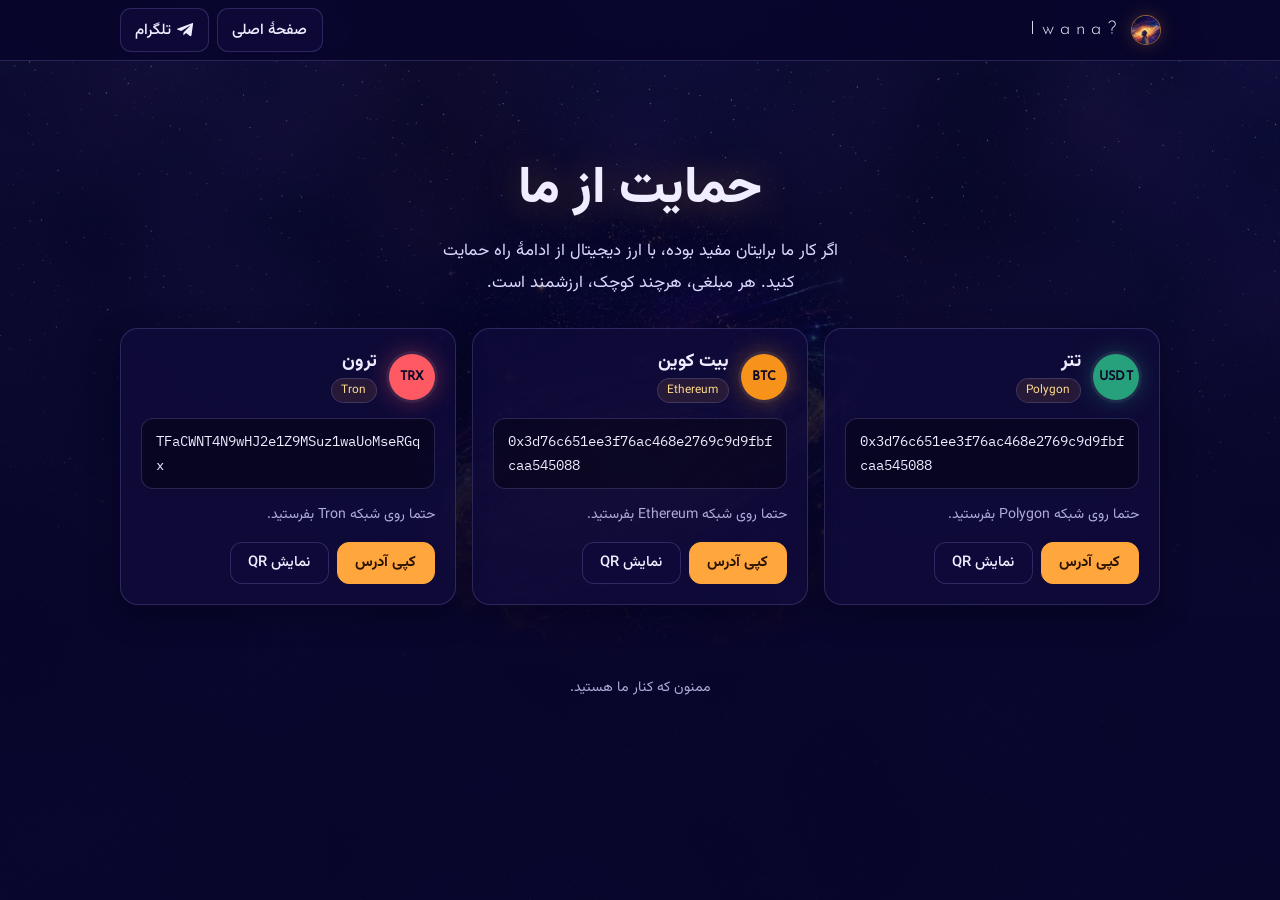
<file: docs/support.html>
<!doctype html>
<html lang="fa" dir="rtl">
<head>
<meta charset="utf-8">
<meta name="viewport" content="width=device-width, initial-scale=1, viewport-fit=cover">
<meta name="theme-color" content="#07052a">
<link rel="icon" href="assets/favicon.png" type="image/png">
<link rel="stylesheet" href="assets/fonts/fonts.css">
<link rel="manifest" href="manifest.webmanifest">
<link rel="apple-touch-icon" href="assets/apple-touch-icon.png">
<!--SEO:START-->
<title>حمایت از ما | Iwana?</title>
<meta name="description" content="از پروژه‌های اینترنت آزاد Iwana؟ با ارز دیجیتال حمایت کنید؛ آدرس کیف پول‌ها و QR یک‌جا.">
<meta name="robots" content="index,follow,max-image-preview:large">
<link rel="canonical" href="https://Iwanian.github.io/support.html">
<meta property="og:type" content="website">
<meta property="og:site_name" content="Iwana?">
<meta property="og:locale" content="fa_IR">
<meta property="og:title" content="حمایت از ما | Iwana?">
<meta property="og:description" content="از پروژه‌های اینترنت آزاد Iwana؟ با ارز دیجیتال حمایت کنید؛ آدرس کیف پول‌ها و QR یک‌جا.">
<meta property="og:url" content="https://Iwanian.github.io/support.html">
<meta property="og:image" content="https://Iwanian.github.io/assets/og.jpg">
<meta property="og:image:width" content="1200">
<meta property="og:image:height" content="630">
<meta name="twitter:card" content="summary_large_image">
<meta name="twitter:title" content="حمایت از ما | Iwana?">
<meta name="twitter:description" content="از پروژه‌های اینترنت آزاد Iwana؟ با ارز دیجیتال حمایت کنید؛ آدرس کیف پول‌ها و QR یک‌جا.">
<meta name="twitter:image" content="https://Iwanian.github.io/assets/og.jpg">
<script type="application/ld+json">{"@context": "https://schema.org", "@type": "WebPage", "name": "Iwana?", "url": "https://Iwanian.github.io/support.html", "inLanguage": "fa", "description": "از پروژه‌های اینترنت آزاد Iwana؟ با ارز دیجیتال حمایت کنید؛ آدرس کیف پول‌ها و QR یک‌جا."}</script>
<!--SEO:END-->
<style>
:root{--void:#07052a;--panel:#0f0b3a;--panel-2:#16114d;--line:rgba(176,166,255,.2);--text:#efedff;--muted:#aeabd8;--ember:#ffa63d;--ember-ink:#2a1300;--gold:#ffd98a;--arc:#7fb2ff;--ok:#7ee0b0;
--f-body:"Vazirmatn",system-ui,"Segoe UI",Tahoma,sans-serif;--f-mark:"Josefin Sans","Helvetica Neue",Arial,sans-serif;--f-mono:"IBM Plex Mono",ui-monospace,Menlo,Consolas,monospace;color-scheme:dark}
*,*::before,*::after{box-sizing:border-box}
html{-webkit-text-size-adjust:100%;scroll-behavior:smooth}
body{margin:0;min-height:100vh;background:var(--void);color:var(--text);font:400 1rem/1.9 var(--f-body);direction:rtl;overflow-x:hidden}
body::before{content:"";position:fixed;inset:0;z-index:-1;background:linear-gradient(180deg,rgba(7,5,42,.55),rgba(7,5,42,.94) 70%),url(assets/galaxy.webp) center/cover no-repeat}
a{color:var(--arc)}
:focus-visible{outline:2px solid var(--arc);outline-offset:3px;border-radius:6px}
.wrap{width:min(1040px,100% - 32px);margin-inline:auto}
header.top{position:sticky;top:0;z-index:5;background:rgba(7,5,42,.78);backdrop-filter:blur(10px);border-bottom:1px solid var(--line)}
header.top .wrap{display:flex;align-items:center;justify-content:space-between;gap:12px;min-height:60px}
.brand{display:flex;align-items:center;gap:10px;text-decoration:none;color:var(--text)}
.brand img{width:28px;height:28px;border-radius:50%;object-fit:cover;box-shadow:0 0 0 1px rgba(255,166,61,.55),0 0 18px rgba(255,166,61,.25)}
.brand b{font:300 1.15rem/1 var(--f-mark);letter-spacing:.34em;direction:ltr;padding-left:.34em}
.back{color:var(--text);text-decoration:none;font-weight:500;font-size:.95rem;padding:.4rem .9rem;border:1px solid var(--line);border-radius:11px;background:rgba(15,11,58,.8)}
.back:hover{border-color:var(--arc)}
.hero{padding:clamp(48px,9vw,96px) 0 28px;text-align:center}
.hero h1{margin:0;font-size:clamp(2rem,6vw,3.2rem);font-weight:800;line-height:1.3;text-shadow:0 0 38px rgba(255,166,61,.35)}
.hero p{margin:.8rem auto 0;max-width:46ch;color:#dcd8ff;font-size:1.05rem}
.grid{display:grid;gap:16px;grid-template-columns:repeat(auto-fill,minmax(min(100%,320px),1fr));padding-bottom:70px}
.card{display:flex;flex-direction:column;gap:.8rem;min-width:0;padding:20px;border-radius:18px;background:rgba(15,11,58,.88);border:1px solid var(--line);box-shadow:0 10px 30px rgba(3,2,20,.45)}
.head{display:flex;align-items:center;gap:12px}
.badge{width:46px;height:46px;border-radius:50%;display:grid;place-items:center;flex:none;font:700 .8rem/1 var(--f-mark);letter-spacing:.02em;color:#10082a;background:var(--c,var(--ember));box-shadow:0 0 0 3px rgba(255,255,255,.06),0 0 24px color-mix(in srgb,var(--c,var(--ember)) 40%,transparent)}
.head h2{margin:0;font-size:1.15rem;font-weight:700;line-height:1.4}
.net{display:inline-block;margin-top:2px;font-size:.74rem;padding:.02rem .6rem;border-radius:999px;border:1px solid var(--line);color:var(--gold);background:rgba(255,166,61,.1)}
.addr{display:block;direction:ltr;text-align:left;unicode-bidi:isolate;font:400 .86rem/1.7 var(--f-mono);word-break:break-all;overflow-wrap:anywhere;padding:.7rem .85rem;border-radius:12px;background:rgba(0,0,0,.35);border:1px solid var(--line);user-select:all}
.note{margin:0;font-size:.88rem;color:var(--muted)}
.acts{display:flex;gap:8px;flex-wrap:wrap}
.btn{display:inline-flex;align-items:center;justify-content:center;gap:.4rem;min-height:42px;padding:.4rem 1.1rem;border-radius:12px;border:1px solid var(--line);background:rgba(15,11,58,.8);color:var(--text);font:500 .92rem/1.3 var(--f-body);cursor:pointer}
.btn:hover{border-color:var(--arc)}
.btn.primary{background:var(--ember);border-color:var(--ember);color:var(--ember-ink);font-weight:700}
.btn.primary:hover{background:var(--gold);border-color:var(--gold)}
.tg-link{display:inline-flex;align-items:center;gap:6px}.tg-link svg{flex:none}.qr[hidden]{display:none}.qr{display:grid;place-items:center;padding:14px;border-radius:14px;background:#fff}
.qr svg{width:min(100%,220px);height:auto;display:block}
.empty{grid-column:1/-1;text-align:center;color:var(--muted);padding:40px 16px;border:1px dashed var(--line);border-radius:16px}
footer{padding:0 0 40px;text-align:center;color:var(--muted);font-size:.88rem}
@media (prefers-reduced-motion:reduce){html{scroll-behavior:auto}}
</style>
</head>
<body>
<header class="top">
  <div class="wrap">
    <a class="brand" href="index.html" aria-label="Iwana"><img src="[data-uri]" alt="" width="28" height="28"><b>Iwana?</b></a>
    <span style="display:flex;gap:8px"><a class="back" href="index.html">صفحهٔ اصلی</a>
    <a href="tg://resolve?domain=I_w_a_n_a" id="tgLink" class="back tg-link" aria-label="کانال تلگرام"><svg width="16" height="16" viewBox="0 0 24 24" aria-hidden="true" fill="currentColor"><path d="M9.8 15.6l-.4 4.2c.6 0 .9-.3 1.2-.6l2.9-2.7 6 4.4c1.1.6 1.9.3 2.2-1L24 3.6c.4-1.6-.6-2.2-1.6-1.8L1.3 9.9c-1.5.6-1.5 1.4-.3 1.8l5.4 1.7L19 5.5c.6-.4 1.2-.2.7.2z"/></svg><span>تلگرام</span></a></span>
  </div>
</header>
<script>(function(){var a=document.getElementById('tgLink');if(!a)return;a.addEventListener('click',function(e){e.preventDefault();var t=false;function h(){t=true}window.addEventListener('blur',h,{once:true});document.addEventListener('visibilitychange',h,{once:true});location.href='tg://resolve?domain=I_w_a_n_a';setTimeout(function(){if(!t&&!document.hidden)window.open('https://t.me/I_w_a_n_a','_blank','noopener')},1600)})})();</script>
<main class="wrap">
  <section class="hero">
    <h1 id="title">حمایت از ما</h1>
    <p id="intro">اگر کار ما برایتان مفید بوده، با ارز دیجیتال از ادامهٔ راه حمایت کنید.</p>
  </section>
  <section class="grid" id="wallets" aria-label="آدرس‌های حمایت"></section>
</main>
<footer><div class="wrap">ممنون که کنار ما هستید.</div></footer>
<script src="assets/qrcode.min.js"></script>
<script>
(function(){
  'use strict';
  var COLORS = {BTC:'#f7931a', ETH:'#9db0ff', USDT:'#26a17b', USDC:'#2775ca', TRX:'#ff5a64', TON:'#3aa0ff', LTC:'#c3cad8', BNB:'#f3ba2f', SOL:'#a76bff', DOGE:'#d4b440', XMR:'#ff7a1a'};
  var DEFAULT = {title:'حمایت از ما', intro:'اگر کار ما برایتان مفید بوده، با ارز دیجیتال از ادامهٔ راه حمایت کنید. هر مبلغی، هرچند کوچک، ارزشمند است.', wallets:[]};
  var $ = function(s){ return document.querySelector(s); };
  function el(tag, attrs, kids){
    var n = document.createElement(tag);
    for (var k in (attrs || {})){ if (k === 'class') n.className = attrs[k]; else if (k === 'text') n.textContent = attrs[k]; else n.setAttribute(k, attrs[k]); }
    (kids || []).forEach(function(c){ if (c) n.appendChild(typeof c === 'string' ? document.createTextNode(c) : c); });
    return n;
  }
  function copy(text, btn){
    var done = function(){ var o = btn.textContent; btn.textContent = 'کپی شد ✓'; setTimeout(function(){ btn.textContent = o; }, 1500); };
    function fallback(){ var t = el('textarea', {'aria-hidden':'true'}); t.value = text; t.style.cssText = 'position:fixed;opacity:0;top:0'; document.body.appendChild(t); t.select(); try { document.execCommand('copy'); done(); } catch (e) {} t.remove(); }
    try { navigator.clipboard.writeText(text).then(done, fallback); } catch (e) { fallback(); }
  }
  function qrSvg(text){
    try { var q = qrcode(0, 'M'); q.addData(text); q.make(); return q.createSvgTag({cellSize:4, margin:0, scalable:true}); } catch (e) { return ''; }
  }
  function card(w){
    var sym = String(w.symbol || '').toUpperCase().slice(0, 5);
    var badge = el('span', {class:'badge', 'aria-hidden':'true', text:sym || '₿'}); badge.style.setProperty('--c', COLORS[sym] || '#ffa63d');
    var title = el('div', {}, [el('h2', {text:w.coin || sym}), w.network ? el('span', {class:'net', text:w.network}) : null]);
    var addr = el('code', {class:'addr', text:w.address});
    var copyBtn = el('button', {type:'button', class:'btn primary', text:'کپی آدرس'});
    copyBtn.addEventListener('click', function(){ copy(w.address, copyBtn); });
    var qrBox = el('div', {class:'qr', hidden:''}), qrBtn = el('button', {type:'button', class:'btn', text:'نمایش QR', 'aria-expanded':'false'});
    qrBtn.addEventListener('click', function(){
      var open = qrBox.hidden;
      if (open && !qrBox.firstChild){ var svg = qrSvg(w.address); if (svg) qrBox.innerHTML = svg; else qrBox.textContent = 'QR ساخته نشد.'; }
      qrBox.hidden = !open; qrBtn.textContent = open ? 'پنهان کردن QR' : 'نمایش QR'; qrBtn.setAttribute('aria-expanded', String(open));
    });
    return el('article', {class:'card'}, [el('div', {class:'head'}, [badge, title]), addr, w.note ? el('p', {class:'note', text:w.note}) : null, el('div', {class:'acts'}, [copyBtn, qrBtn]), qrBox]);
  }
  function render(c){
    var s = c && c.support ? c.support : DEFAULT;
    $('#title').textContent = s.title || DEFAULT.title; $('#intro').textContent = s.intro || DEFAULT.intro;
    var host = $('#wallets'); host.textContent = '';
    var list = (Array.isArray(s.wallets) ? s.wallets : []).filter(function(w){ return w && typeof w.address === 'string' && w.address.trim(); });
    if (!list.length) host.appendChild(el('p', {class:'empty', text:'هنوز آدرسی اضافه نشده است.'}));
    list.forEach(function(w){ host.appendChild(card({coin:String(w.coin || ''), symbol:String(w.symbol || ''), network:String(w.network || ''), address:String(w.address).trim().slice(0, 200), note:String(w.note || '').slice(0, 300)})); });
  }
  render(DEFAULT);
  fetch('data/content.json', {cache:'no-cache'}).then(function(r){ if (!r.ok) throw 0; return r.json(); }).then(render).catch(function(){});
})();
</script>
</body>
</html>
</file>
<file: docs/assets/fonts/fonts.css>
@font-face{font-family:"Vazirmatn";font-weight:300;font-style:normal;font-display:swap;src:url(Vazirmatn-Light.woff2) format("woff2")}
@font-face{font-family:"Vazirmatn";font-weight:400;font-style:normal;font-display:swap;src:url(Vazirmatn-Regular.woff2) format("woff2")}
@font-face{font-family:"Vazirmatn";font-weight:500;font-style:normal;font-display:swap;src:url(Vazirmatn-Medium.woff2) format("woff2")}
@font-face{font-family:"Vazirmatn";font-weight:700;font-style:normal;font-display:swap;src:url(Vazirmatn-Bold.woff2) format("woff2")}
@font-face{font-family:"Vazirmatn";font-weight:800;font-style:normal;font-display:swap;src:url(Vazirmatn-ExtraBold.woff2) format("woff2")}
@font-face{font-family:"Josefin Sans";font-weight:200;font-style:normal;font-display:swap;src:url(josefin-sans-latin-200-normal.woff2) format("woff2")}
@font-face{font-family:"Josefin Sans";font-weight:300;font-style:normal;font-display:swap;src:url(josefin-sans-latin-300-normal.woff2) format("woff2")}
@font-face{font-family:"Josefin Sans";font-weight:400;font-style:normal;font-display:swap;src:url(josefin-sans-latin-400-normal.woff2) format("woff2")}
@font-face{font-family:"IBM Plex Mono";font-weight:400;font-style:normal;font-display:swap;src:url(ibm-plex-mono-latin-400-normal.woff2) format("woff2")}
@font-face{font-family:"IBM Plex Mono";font-weight:500;font-style:normal;font-display:swap;src:url(ibm-plex-mono-latin-500-normal.woff2) format("woff2")}
</file>
